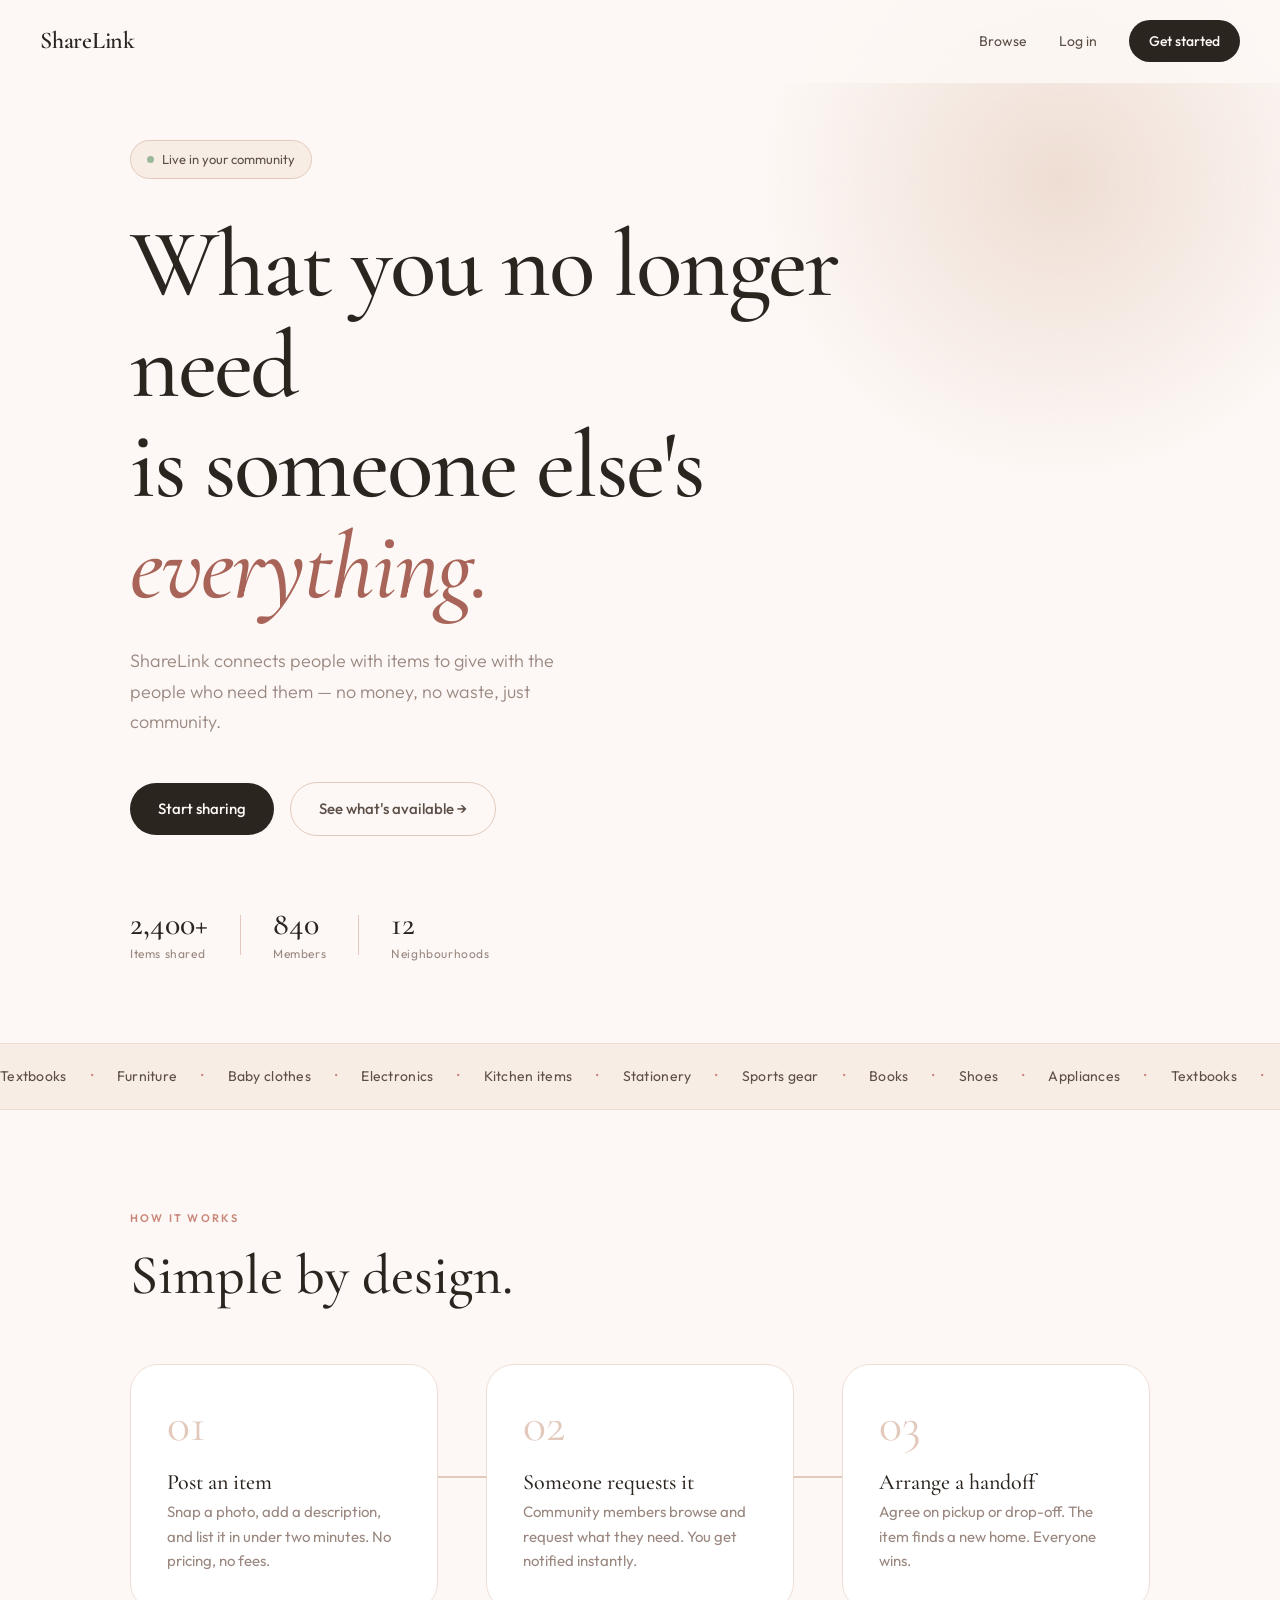
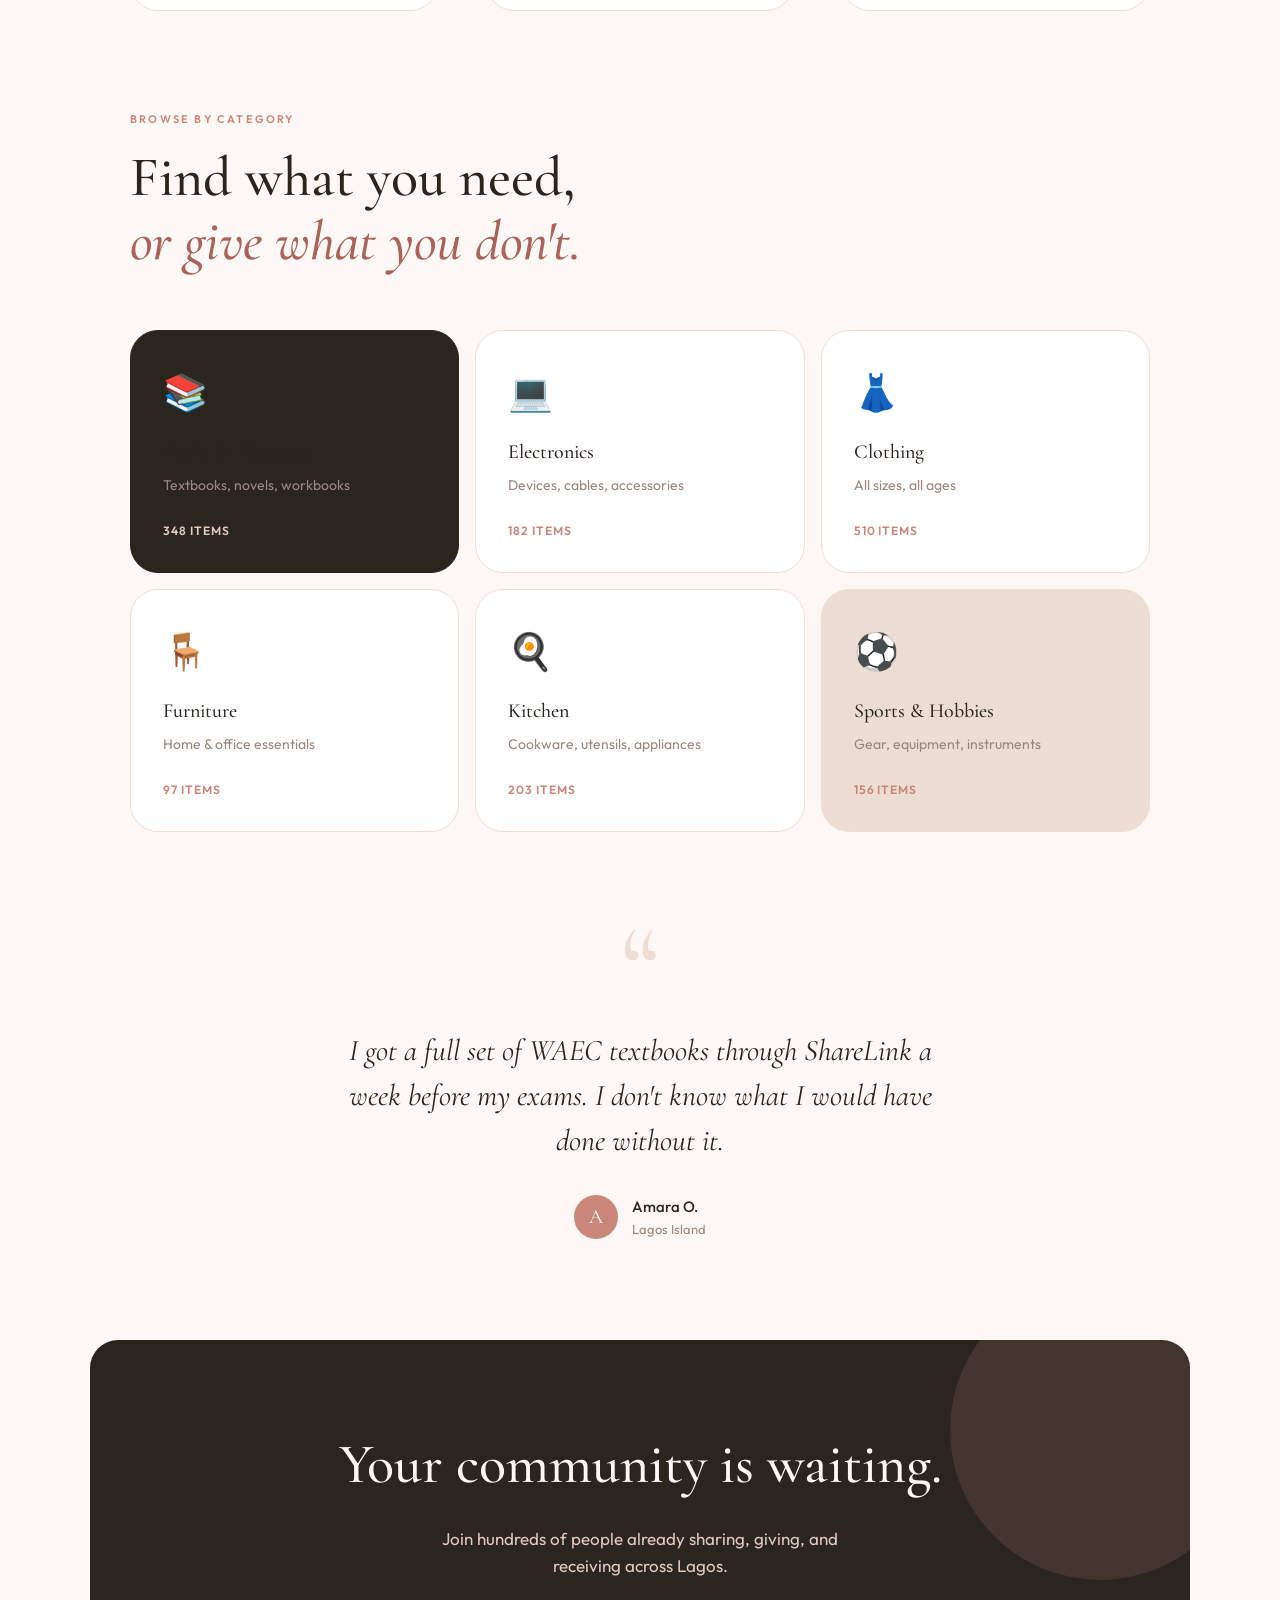
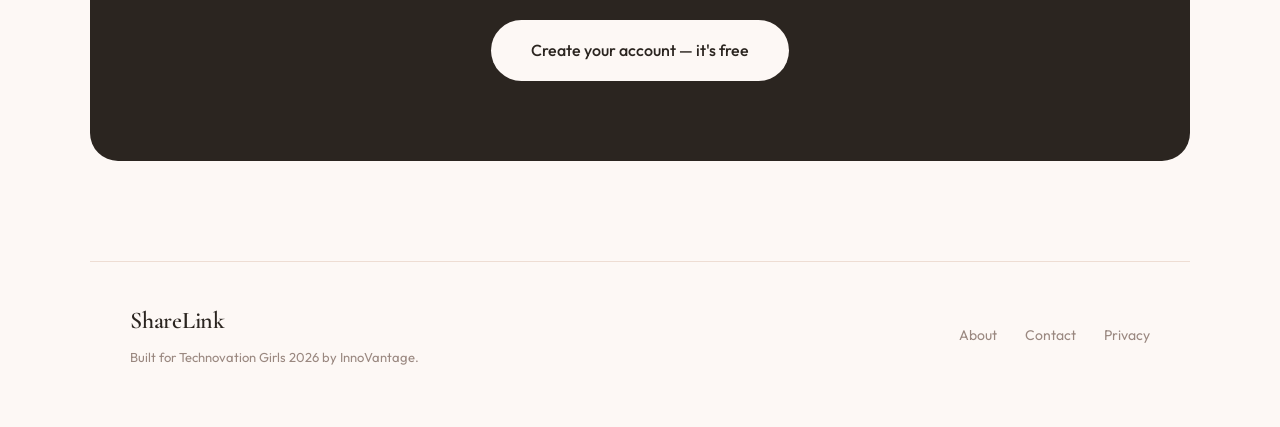
<file: index.html>
<!DOCTYPE html>
<html lang="en">
<head>
  <meta charset="UTF-8" />
  <link rel="manifest" href="manifest.json" />
  <meta name="theme-color" content="#2b2520" />
  <meta name="mobile-web-app-capable" content="yes" />
  <meta name="apple-mobile-web-app-capable" content="yes" />
  <meta name="apple-mobile-web-app-status-bar-style" content="black-translucent" />
  <meta name="apple-mobile-web-app-title" content="ShareLink" />
  <meta name="viewport" content="width=device-width, initial-scale=1.0" />
  <title>ShareLink — Give More. Waste Less.</title>
  <link rel="preconnect" href="https://fonts.googleapis.com" />
  <link rel="preconnect" href="https://fonts.gstatic.com" crossorigin />
  <link href="https://fonts.googleapis.com/css2?family=Cormorant+Garamond:ital,wght@0,400;0,500;0,600;1,400;1,500&family=Outfit:wght@300;400;500;600&display=swap" rel="stylesheet" />
  <link rel="stylesheet" href="css/style.css" />
</head>
<body>

  <!-- NAV -->
  <nav class="nav">
    <a href="index.html" class="nav__logo">ShareLink</a>
    <div class="nav__links">
      <a href="home.html" class="nav__link">Browse</a>
      <a href="login.html" class="nav__link">Log in</a>
      <a href="signup.html" class="nav__link nav__link--cta">Get started</a>
    </div>
  </nav>

  <!-- HERO -->
  <section class="hero">
    <div class="hero__tag">
      <span class="hero__tag-dot"></span>
      Live in your community
    </div>

    <h1 class="hero__headline">
      What you no longer need<br />
      is someone else's<br />
      <em>everything.</em>
    </h1>

    <p class="hero__sub">
      ShareLink connects people with items to give with the people who need them — no money, no waste, just community.
    </p>

    <div class="hero__actions">
      <a href="signup.html" class="btn btn--primary">Start sharing</a>
      <a href="home.html" class="btn btn--ghost">See what's available &rarr;</a>
    </div>

    <div class="hero__stats">
      <div class="hero__stat">
        <span class="hero__stat-num">2,400+</span>
        <span class="hero__stat-label">Items shared</span>
      </div>
      <div class="hero__stat-divider"></div>
      <div class="hero__stat">
        <span class="hero__stat-num">840</span>
        <span class="hero__stat-label">Members</span>
      </div>
      <div class="hero__stat-divider"></div>
      <div class="hero__stat">
        <span class="hero__stat-num">12</span>
        <span class="hero__stat-label">Neighbourhoods</span>
      </div>
    </div>
  </section>

  <!-- MARQUEE STRIP -->
  <div class="marquee-wrap">
    <div class="marquee-track">
      <span>Textbooks</span><span class="dot">·</span>
      <span>Furniture</span><span class="dot">·</span>
      <span>Baby clothes</span><span class="dot">·</span>
      <span>Electronics</span><span class="dot">·</span>
      <span>Kitchen items</span><span class="dot">·</span>
      <span>Stationery</span><span class="dot">·</span>
      <span>Sports gear</span><span class="dot">·</span>
      <span>Books</span><span class="dot">·</span>
      <span>Shoes</span><span class="dot">·</span>
      <span>Appliances</span><span class="dot">·</span>
      <!-- duplicate for seamless loop -->
      <span>Textbooks</span><span class="dot">·</span>
      <span>Furniture</span><span class="dot">·</span>
      <span>Baby clothes</span><span class="dot">·</span>
      <span>Electronics</span><span class="dot">·</span>
      <span>Kitchen items</span><span class="dot">·</span>
      <span>Stationery</span><span class="dot">·</span>
      <span>Sports gear</span><span class="dot">·</span>
      <span>Books</span><span class="dot">·</span>
      <span>Shoes</span><span class="dot">·</span>
      <span>Appliances</span><span class="dot">·</span>
    </div>
  </div>

  <!-- HOW IT WORKS -->
  <section class="how">
    <div class="section-label">How it works</div>
    <h2 class="section-title">Simple by design.</h2>

    <div class="steps">
      <div class="step">
        <div class="step__number">01</div>
        <div class="step__content">
          <h3>Post an item</h3>
          <p>Snap a photo, add a description, and list it in under two minutes. No pricing, no fees.</p>
        </div>
      </div>
      <div class="step__connector"></div>
      <div class="step">
        <div class="step__number">02</div>
        <div class="step__content">
          <h3>Someone requests it</h3>
          <p>Community members browse and request what they need. You get notified instantly.</p>
        </div>
      </div>
      <div class="step__connector"></div>
      <div class="step">
        <div class="step__number">03</div>
        <div class="step__content">
          <h3>Arrange a handoff</h3>
          <p>Agree on pickup or drop-off. The item finds a new home. Everyone wins.</p>
        </div>
      </div>
    </div>
  </section>

  <!-- CATEGORIES -->
  <section class="categories">
    <div class="section-label">Browse by category</div>
    <h2 class="section-title">Find what you need,<br /><em>or give what you don't.</em></h2>

    <div class="cat-grid">
      <a href="home.html?cat=books" class="cat-card cat-card--wide">
        <div class="cat-card__icon">📚</div>
        <h3>Books &amp; Education</h3>
        <p>Textbooks, novels, workbooks</p>
        <span class="cat-card__count">348 items</span>
      </a>
      <a href="home.html?cat=electronics" class="cat-card">
        <div class="cat-card__icon">💻</div>
        <h3>Electronics</h3>
        <p>Devices, cables, accessories</p>
        <span class="cat-card__count">182 items</span>
      </a>
      <a href="home.html?cat=clothing" class="cat-card">
        <div class="cat-card__icon">👗</div>
        <h3>Clothing</h3>
        <p>All sizes, all ages</p>
        <span class="cat-card__count">510 items</span>
      </a>
      <a href="home.html?cat=furniture" class="cat-card">
        <div class="cat-card__icon">🪑</div>
        <h3>Furniture</h3>
        <p>Home &amp; office essentials</p>
        <span class="cat-card__count">97 items</span>
      </a>
      <a href="home.html?cat=kitchen" class="cat-card">
        <div class="cat-card__icon">🍳</div>
        <h3>Kitchen</h3>
        <p>Cookware, utensils, appliances</p>
        <span class="cat-card__count">203 items</span>
      </a>
      <a href="home.html?cat=sports" class="cat-card cat-card--accent">
        <div class="cat-card__icon">⚽</div>
        <h3>Sports &amp; Hobbies</h3>
        <p>Gear, equipment, instruments</p>
        <span class="cat-card__count">156 items</span>
      </a>
    </div>
  </section>

  <!-- TESTIMONIAL / IMPACT -->
  <section class="impact">
    <div class="impact__quote-mark">&ldquo;</div>
    <blockquote class="impact__quote">
      I got a full set of WAEC textbooks through ShareLink a week before my exams. I don't know what I would have done without it.
    </blockquote>
    <div class="impact__author">
      <div class="impact__author-avatar">A</div>
      <div>
        <div class="impact__author-name">Amara O.</div>
        <div class="impact__author-loc">Lagos Island</div>
      </div>
    </div>
  </section>

  <!-- FINAL CTA -->
  <section class="cta-section">
    <div class="cta-section__inner">
      <h2>Your community is waiting.</h2>
      <p>Join hundreds of people already sharing, giving, and receiving across Lagos.</p>
      <a href="signup.html" class="btn btn--primary btn--large">Create your account — it's free</a>
    </div>
  </section>

  <!-- FOOTER -->
  <footer class="footer">
    <div class="footer__brand">
      <span class="nav__logo">ShareLink</span>
      <p>Built for Technovation Girls 2026 by InnoVantage.</p>
    </div>
    <div class="footer__links">
      <a href="#">About</a>
      <a href="#">Contact</a>
      <a href="#">Privacy</a>
    </div>
  </footer>

  <!-- PWA Install Banner -->
  <div id="install-banner" style="display:none;position:fixed;bottom:24px;left:50%;transform:translateX(-50%);z-index:999;background:var(--char);color:var(--nude-50);padding:16px 20px;border-radius:var(--radius-md);box-shadow:var(--shadow-lg);align-items:center;gap:16px;max-width:380px;width:calc(100vw - 48px);font-family:var(--font-body);font-size:14px;">
    <span style="font-size:24px;">📲</span>
    <span style="flex:1;line-height:1.4;">Add ShareLink to your home screen for the full app experience.</span>
    <button id="install-btn" style="background:var(--rose);color:white;border:none;padding:8px 16px;border-radius:100px;font-family:var(--font-body);font-size:13px;font-weight:500;cursor:pointer;white-space:nowrap;">Install</button>
    <button id="install-dismiss" style="background:transparent;border:none;color:var(--nude-300);font-size:18px;cursor:pointer;padding:0 4px;">✕</button>
  </div>

  <script src="js/app.js"></script>
</body>
</html>
</file>
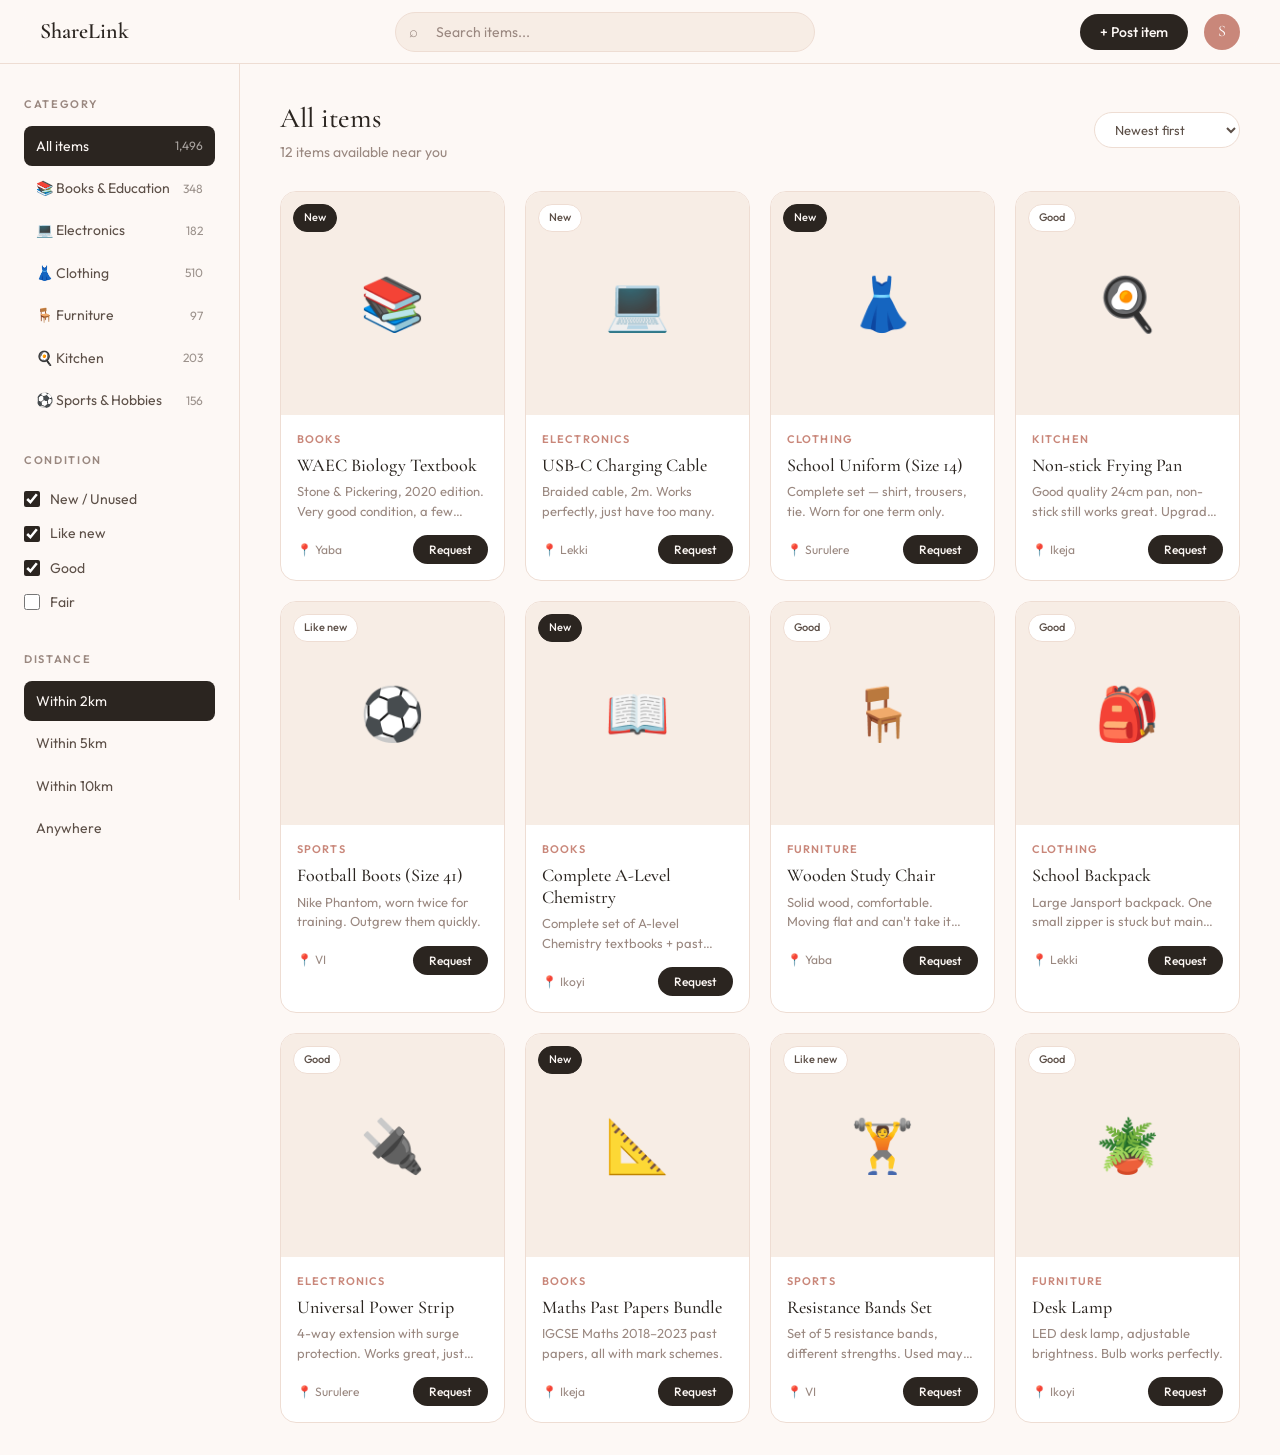
<file: home.html>
<!DOCTYPE html>
<html lang="en">
<head>
  <meta charset="UTF-8" />
  <link rel="manifest" href="manifest.json" />
  <meta name="theme-color" content="#2b2520" />
  <meta name="mobile-web-app-capable" content="yes" />
  <meta name="apple-mobile-web-app-capable" content="yes" />
  <meta name="apple-mobile-web-app-status-bar-style" content="black-translucent" />
  <meta name="apple-mobile-web-app-title" content="ShareLink" />
  <meta name="viewport" content="width=device-width, initial-scale=1.0" />
  <title>Browse — ShareLink</title>
  <link rel="preconnect" href="https://fonts.googleapis.com" />
  <link rel="preconnect" href="https://fonts.gstatic.com" crossorigin />
  <link href="https://fonts.googleapis.com/css2?family=Cormorant+Garamond:ital,wght@0,400;0,500;0,600;1,400;1,500&family=Outfit:wght@300;400;500;600&display=swap" rel="stylesheet" />
  <link rel="stylesheet" href="css/style.css" />
  <style>
    body {
      min-height: 100vh;
      background: var(--nude-50);
    }

    /* ---- APP NAV (logged in) ---- */
    .app-nav {
      position: fixed;
      top: 0; left: 0; right: 0;
      z-index: 100;
      display: flex;
      align-items: center;
      justify-content: space-between;
      padding: 0 40px;
      height: 64px;
      background: rgba(253,248,245,0.9);
      backdrop-filter: blur(12px);
      border-bottom: 1px solid var(--nude-200);
    }

    .app-nav__logo {
      font-family: var(--font-display);
      font-size: 22px;
      font-weight: 600;
      color: var(--char);
    }

    .app-nav__search {
      flex: 1;
      max-width: 420px;
      margin: 0 32px;
      position: relative;
    }

    .app-nav__search input {
      width: 100%;
      padding: 10px 16px 10px 40px;
      border: 1.5px solid var(--nude-200);
      border-radius: 100px;
      background: var(--nude-100);
      font-family: var(--font-body);
      font-size: 14px;
      color: var(--char);
      outline: none;
      transition: border-color var(--transition);
    }

    .app-nav__search input:focus {
      border-color: var(--char);
      background: white;
    }

    .app-nav__search input::placeholder { color: var(--char-soft); }

    .app-nav__search-icon {
      position: absolute;
      left: 14px;
      top: 50%;
      transform: translateY(-50%);
      color: var(--char-soft);
      pointer-events: none;
      font-size: 15px;
    }

    .app-nav__right {
      display: flex;
      align-items: center;
      gap: 16px;
    }

    .app-nav__post-btn {
      background: var(--char);
      color: var(--nude-50);
      padding: 9px 20px;
      border-radius: 100px;
      font-size: 14px;
      font-weight: 500;
      font-family: var(--font-body);
      cursor: pointer;
      border: none;
      transition: all var(--transition);
    }

    .app-nav__post-btn:hover {
      background: var(--rose-dark);
    }

    .app-nav__avatar {
      width: 36px;
      height: 36px;
      border-radius: 50%;
      background: var(--rose);
      color: white;
      font-family: var(--font-display);
      font-size: 16px;
      display: flex;
      align-items: center;
      justify-content: center;
      cursor: pointer;
      transition: opacity var(--transition);
    }

    .app-nav__avatar:hover { opacity: 0.8; }

    /* ---- MAIN LAYOUT ---- */
    .page-body {
      display: grid;
      grid-template-columns: 240px 1fr;
      gap: 0;
      padding-top: 64px;
      min-height: 100vh;
    }

    /* ---- SIDEBAR FILTERS ---- */
    .sidebar {
      padding: 32px 24px;
      border-right: 1px solid var(--nude-200);
      position: sticky;
      top: 64px;
      height: calc(100vh - 64px);
      overflow-y: auto;
    }

    .sidebar__section {
      margin-bottom: 32px;
    }

    .sidebar__label {
      font-size: 11px;
      font-weight: 600;
      letter-spacing: 0.15em;
      text-transform: uppercase;
      color: var(--char-soft);
      margin-bottom: 12px;
    }

    .filter-list {
      list-style: none;
      display: flex;
      flex-direction: column;
      gap: 2px;
    }

    .filter-item {
      display: flex;
      align-items: center;
      justify-content: space-between;
      padding: 9px 12px;
      border-radius: var(--radius-sm);
      cursor: pointer;
      transition: all var(--transition);
      font-size: 14px;
      color: var(--char-mid);
    }

    .filter-item:hover {
      background: var(--nude-100);
      color: var(--char);
    }

    .filter-item.active {
      background: var(--char);
      color: var(--nude-50);
    }

    .filter-item__count {
      font-size: 12px;
      opacity: 0.6;
    }

    .filter-item.active .filter-item__count {
      opacity: 0.6;
    }

    /* Condition checkboxes */
    .condition-check {
      display: flex;
      align-items: center;
      gap: 10px;
      padding: 6px 0;
      cursor: pointer;
      font-size: 14px;
      color: var(--char-mid);
    }

    .condition-check input[type="checkbox"] {
      width: 16px;
      height: 16px;
      accent-color: var(--char);
      cursor: pointer;
    }

    /* ---- FEED MAIN ---- */
    .feed-main {
      padding: 32px 40px;
    }

    .feed-header {
      display: flex;
      align-items: center;
      justify-content: space-between;
      margin-bottom: 28px;
    }

    .feed-header h1 {
      font-family: var(--font-display);
      font-size: 28px;
      font-weight: 500;
      color: var(--char);
    }

    .feed-header__meta {
      font-size: 14px;
      color: var(--char-soft);
    }

    .feed-sort {
      padding: 8px 16px;
      border: 1.5px solid var(--nude-200);
      border-radius: 100px;
      font-family: var(--font-body);
      font-size: 13px;
      color: var(--char-mid);
      background: white;
      cursor: pointer;
      outline: none;
    }

    /* ---- ITEM GRID ---- */
    .item-grid {
      display: grid;
      grid-template-columns: repeat(auto-fill, minmax(220px, 1fr));
      gap: 20px;
    }

    .item-card {
      background: white;
      border: 1px solid var(--nude-200);
      border-radius: var(--radius-md);
      overflow: hidden;
      transition: all var(--transition);
      cursor: pointer;
      position: relative;
    }

    .item-card:hover {
      border-color: var(--nude-300);
      box-shadow: var(--shadow);
      transform: translateY(-3px);
    }

    .item-card__image {
      width: 100%;
      aspect-ratio: 1 / 1;
      background: var(--nude-100);
      display: flex;
      align-items: center;
      justify-content: center;
      font-size: 52px;
      position: relative;
      overflow: hidden;
    }

    .item-card__badge {
      position: absolute;
      top: 12px;
      left: 12px;
      background: white;
      border: 1px solid var(--nude-200);
      padding: 4px 10px;
      border-radius: 100px;
      font-size: 11px;
      font-weight: 500;
      color: var(--char-mid);
    }

    .item-card__badge.new {
      background: var(--char);
      color: var(--nude-50);
      border-color: var(--char);
    }

    .item-card__save {
      position: absolute;
      top: 12px;
      right: 12px;
      width: 32px;
      height: 32px;
      border-radius: 50%;
      background: white;
      border: 1px solid var(--nude-200);
      display: flex;
      align-items: center;
      justify-content: center;
      cursor: pointer;
      font-size: 15px;
      transition: all var(--transition);
      opacity: 0;
    }

    .item-card:hover .item-card__save {
      opacity: 1;
    }

    .item-card__save.saved {
      opacity: 1;
      background: var(--rose);
      border-color: var(--rose);
    }

    .item-card__body {
      padding: 16px;
    }

    .item-card__cat {
      font-size: 11px;
      font-weight: 600;
      letter-spacing: 0.1em;
      text-transform: uppercase;
      color: var(--rose);
      margin-bottom: 6px;
    }

    .item-card__name {
      font-family: var(--font-display);
      font-size: 18px;
      font-weight: 500;
      color: var(--char);
      margin-bottom: 6px;
      line-height: 1.2;
    }

    .item-card__desc {
      font-size: 13px;
      color: var(--char-soft);
      line-height: 1.5;
      margin-bottom: 14px;
      display: -webkit-box;
      -webkit-line-clamp: 2;
      -webkit-box-orient: vertical;
      overflow: hidden;
    }

    .item-card__footer {
      display: flex;
      align-items: center;
      justify-content: space-between;
    }

    .item-card__location {
      display: flex;
      align-items: center;
      gap: 5px;
      font-size: 12px;
      color: var(--char-soft);
    }

    .item-card__request-btn {
      padding: 7px 16px;
      background: var(--char);
      color: var(--nude-50);
      border-radius: 100px;
      font-size: 12px;
      font-weight: 500;
      font-family: var(--font-body);
      border: none;
      cursor: pointer;
      transition: all var(--transition);
    }

    .item-card__request-btn:hover {
      background: var(--rose-dark);
    }

    @media (max-width: 900px) {
      .page-body { grid-template-columns: 1fr; }
      .sidebar { display: none; }
      .feed-main { padding: 20px; }
      .app-nav { padding: 0 20px; }
      .app-nav__search { display: none; }
    }
  </style>
</head>
<body>

  <!-- APP NAV -->
  <nav class="app-nav">
    <a href="index.html" class="app-nav__logo">ShareLink</a>

    <div class="app-nav__search">
      <span class="app-nav__search-icon">⌕</span>
      <input type="text" placeholder="Search items..." id="search-input" />
    </div>

    <div class="app-nav__right">
      <button class="app-nav__post-btn" onclick="window.location.href='post-item.html'">
        + Post item
      </button>
      <a href="profile.html" class="app-nav__avatar">S</a>
    </div>
  </nav>

  <!-- PAGE BODY -->
  <div class="page-body">

    <!-- SIDEBAR -->
    <aside class="sidebar">
      <div class="sidebar__section">
        <div class="sidebar__label">Category</div>
        <ul class="filter-list" id="category-filters">
          <li class="filter-item active" data-cat="all">All items <span class="filter-item__count">1,496</span></li>
          <li class="filter-item" data-cat="books">📚 Books &amp; Education <span class="filter-item__count">348</span></li>
          <li class="filter-item" data-cat="electronics">💻 Electronics <span class="filter-item__count">182</span></li>
          <li class="filter-item" data-cat="clothing">👗 Clothing <span class="filter-item__count">510</span></li>
          <li class="filter-item" data-cat="furniture">🪑 Furniture <span class="filter-item__count">97</span></li>
          <li class="filter-item" data-cat="kitchen">🍳 Kitchen <span class="filter-item__count">203</span></li>
          <li class="filter-item" data-cat="sports">⚽ Sports &amp; Hobbies <span class="filter-item__count">156</span></li>
        </ul>
      </div>

      <div class="sidebar__section">
        <div class="sidebar__label">Condition</div>
        <label class="condition-check">
          <input type="checkbox" checked /> New / Unused
        </label>
        <label class="condition-check">
          <input type="checkbox" checked /> Like new
        </label>
        <label class="condition-check">
          <input type="checkbox" checked /> Good
        </label>
        <label class="condition-check">
          <input type="checkbox" /> Fair
        </label>
      </div>

      <div class="sidebar__section">
        <div class="sidebar__label">Distance</div>
        <ul class="filter-list">
          <li class="filter-item active">Within 2km</li>
          <li class="filter-item">Within 5km</li>
          <li class="filter-item">Within 10km</li>
          <li class="filter-item">Anywhere</li>
        </ul>
      </div>
    </aside>

    <!-- FEED MAIN -->
    <main class="feed-main">
      <div class="feed-header">
        <div>
          <h1>All items</h1>
          <p class="feed-header__meta" id="result-count">1,496 items available near you</p>
        </div>
        <select class="feed-sort" id="sort-select">
          <option>Newest first</option>
          <option>Closest first</option>
          <option>Most requested</option>
        </select>
      </div>

      <div class="item-grid" id="item-grid">
        <!-- Cards injected by JS -->
      </div>
    </main>
  </div>

  <script>
    // --- Sample items data ---
    const items = [
      {
        id: 1, emoji: '📚', cat: 'books',
        name: 'WAEC Biology Textbook',
        desc: 'Stone & Pickering, 2020 edition. Very good condition, a few pencil notes inside.',
        condition: 'Like new', location: 'Yaba', isNew: true,
      },
      {
        id: 2, emoji: '💻', cat: 'electronics',
        name: 'USB-C Charging Cable',
        desc: 'Braided cable, 2m. Works perfectly, just have too many.',
        condition: 'New', location: 'Lekki', isNew: false,
      },
      {
        id: 3, emoji: '👗', cat: 'clothing',
        name: 'School Uniform (Size 14)',
        desc: 'Complete set — shirt, trousers, tie. Worn for one term only.',
        condition: 'Like new', location: 'Surulere', isNew: true,
      },
      {
        id: 4, emoji: '🍳', cat: 'kitchen',
        name: 'Non-stick Frying Pan',
        desc: 'Good quality 24cm pan, non-stick still works great. Upgraded to a new set.',
        condition: 'Good', location: 'Ikeja', isNew: false,
      },
      {
        id: 5, emoji: '⚽', cat: 'sports',
        name: 'Football Boots (Size 41)',
        desc: 'Nike Phantom, worn twice for training. Outgrew them quickly.',
        condition: 'Like new', location: 'VI', isNew: false,
      },
      {
        id: 6, emoji: '📖', cat: 'books',
        name: 'Complete A-Level Chemistry',
        desc: 'Complete set of A-level Chemistry textbooks + past papers.',
        condition: 'Good', location: 'Ikoyi', isNew: true,
      },
      {
        id: 7, emoji: '🪑', cat: 'furniture',
        name: 'Wooden Study Chair',
        desc: 'Solid wood, comfortable. Moving flat and can\'t take it with me.',
        condition: 'Good', location: 'Yaba', isNew: false,
      },
      {
        id: 8, emoji: '🎒', cat: 'clothing',
        name: 'School Backpack',
        desc: 'Large Jansport backpack. One small zipper is stuck but main compartment perfect.',
        condition: 'Good', location: 'Lekki', isNew: false,
      },
      {
        id: 9, emoji: '🔌', cat: 'electronics',
        name: 'Universal Power Strip',
        desc: '4-way extension with surge protection. Works great, just bought a new one.',
        condition: 'Good', location: 'Surulere', isNew: false,
      },
      {
        id: 10, emoji: '📐', cat: 'books',
        name: 'Maths Past Papers Bundle',
        desc: 'IGCSE Maths 2018–2023 past papers, all with mark schemes.',
        condition: 'New', location: 'Ikeja', isNew: true,
      },
      {
        id: 11, emoji: '🏋️', cat: 'sports',
        name: 'Resistance Bands Set',
        desc: 'Set of 5 resistance bands, different strengths. Used maybe 3 times.',
        condition: 'Like new', location: 'VI', isNew: false,
      },
      {
        id: 12, emoji: '🪴', cat: 'furniture',
        name: 'Desk Lamp',
        desc: 'LED desk lamp, adjustable brightness. Bulb works perfectly.',
        condition: 'Good', location: 'Ikoyi', isNew: false,
      },
    ];

    let activeCategory = 'all';
    let savedItems = new Set();

    function renderCards(data) {
      const grid = document.getElementById('item-grid');
      grid.innerHTML = '';

      if (data.length === 0) {
        grid.innerHTML = `<div style="grid-column:1/-1; text-align:center; padding:60px; color:var(--char-soft);">
          <div style="font-size:40px; margin-bottom:12px;">🔍</div>
          <p>No items found. Try a different filter.</p>
        </div>`;
        return;
      }

      data.forEach((item, i) => {
        const isSaved = savedItems.has(item.id);
        const card = document.createElement('div');
        card.className = 'item-card';
        card.style.animationDelay = `${i * 40}ms`;
        card.innerHTML = `
          <div class="item-card__image">
            ${item.emoji}
            ${item.isNew ? '<span class="item-card__badge new">New</span>' : `<span class="item-card__badge">${item.condition}</span>`}
            <button class="item-card__save ${isSaved ? 'saved' : ''}" data-id="${item.id}" title="Save item">
              ${isSaved ? '♥' : '♡'}
            </button>
          </div>
          <div class="item-card__body">
            <div class="item-card__cat">${item.cat}</div>
            <div class="item-card__name">${item.name}</div>
            <div class="item-card__desc">${item.desc}</div>
            <div class="item-card__footer">
              <span class="item-card__location">📍 ${item.location}</span>
              <button class="item-card__request-btn">Request</button>
            </div>
          </div>
        `;

        // Save toggle
        card.querySelector('.item-card__save').addEventListener('click', (e) => {
          e.stopPropagation();
          const btn = e.currentTarget;
          if (savedItems.has(item.id)) {
            savedItems.delete(item.id);
            btn.innerHTML = '♡';
            btn.classList.remove('saved');
          } else {
            savedItems.add(item.id);
            btn.innerHTML = '♥';
            btn.classList.add('saved');
          }
        });

        // Click card → item detail
        card.addEventListener('click', (e) => {
          if (e.target.closest('.item-card__save') || e.target.closest('.item-card__request-btn')) return;
          window.location.href = `item-detail.html?id=${item.id}`;
        });

        // Request button
        card.querySelector('.item-card__request-btn').addEventListener('click', (e) => {
          e.stopPropagation();
          const btn = e.currentTarget;
          btn.textContent = 'Requested ✓';
          btn.style.background = 'var(--sage)';
          btn.disabled = true;
        });

        grid.appendChild(card);
      });
    }

    function filterAndRender() {
      const query = document.getElementById('search-input').value.toLowerCase();
      let filtered = items.filter(item => {
        const matchesCat = activeCategory === 'all' || item.cat === activeCategory;
        const matchesSearch = !query ||
          item.name.toLowerCase().includes(query) ||
          item.desc.toLowerCase().includes(query) ||
          item.location.toLowerCase().includes(query);
        return matchesCat && matchesSearch;
      });

      document.getElementById('result-count').textContent =
        `${filtered.length} item${filtered.length !== 1 ? 's' : ''} available near you`;
      renderCards(filtered);
    }

    // Category filters
    document.querySelectorAll('.filter-item[data-cat]').forEach(el => {
      el.addEventListener('click', () => {
        document.querySelectorAll('.filter-item[data-cat]').forEach(f => f.classList.remove('active'));
        el.classList.add('active');
        activeCategory = el.dataset.cat;
        filterAndRender();
      });
    });

    // Search
    document.getElementById('search-input').addEventListener('input', filterAndRender);

    // Initial render
    filterAndRender();
  </script>
</body>
</html>
</file>
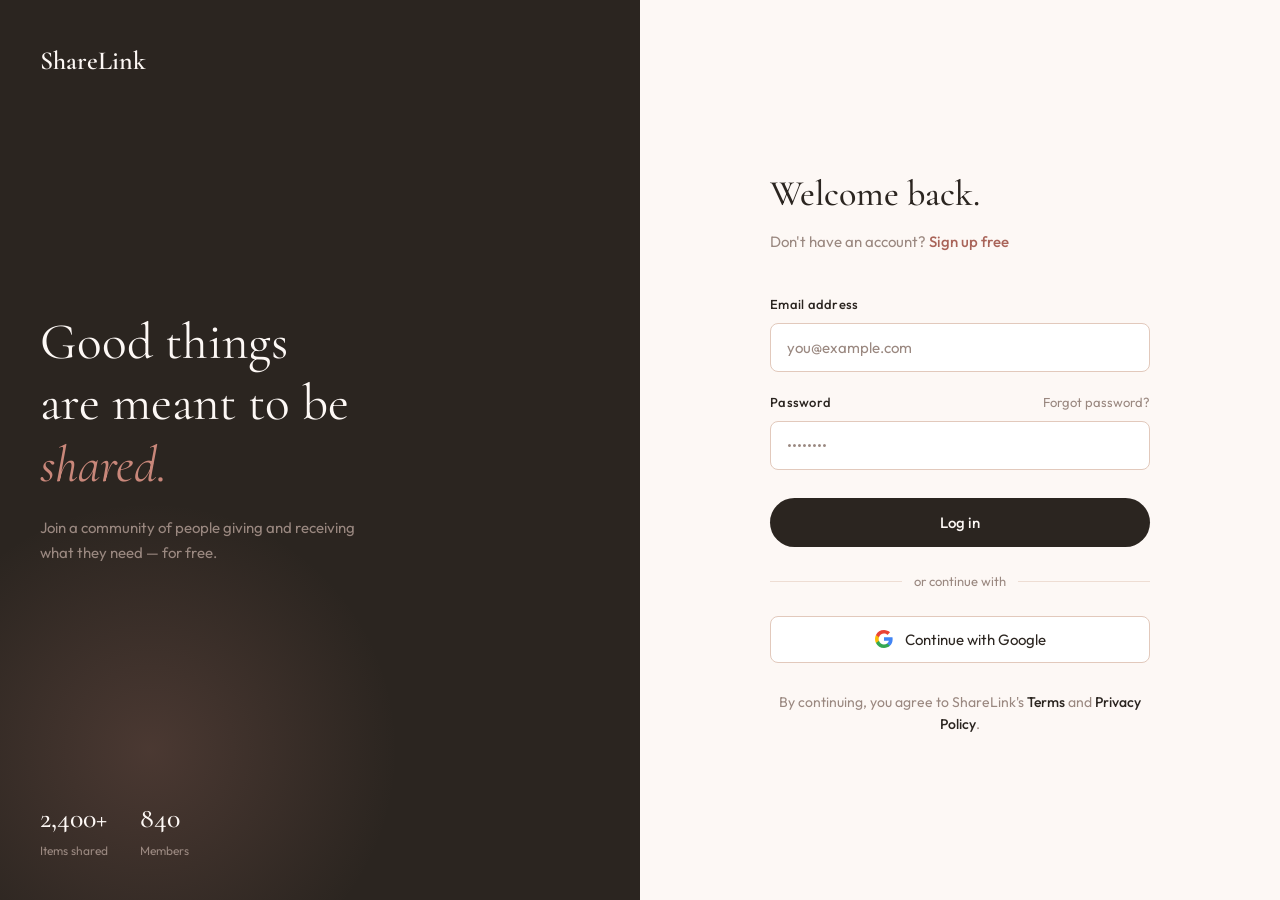
<file: login.html>
<!DOCTYPE html>
<html lang="en">
<head>
  <meta charset="UTF-8" />
  <link rel="manifest" href="manifest.json" />
  <meta name="theme-color" content="#2b2520" />
  <meta name="mobile-web-app-capable" content="yes" />
  <meta name="apple-mobile-web-app-capable" content="yes" />
  <meta name="apple-mobile-web-app-status-bar-style" content="black-translucent" />
  <meta name="apple-mobile-web-app-title" content="ShareLink" />
  <meta name="viewport" content="width=device-width, initial-scale=1.0" />
  <title>Log in — ShareLink</title>
  <link rel="preconnect" href="https://fonts.googleapis.com" />
  <link rel="preconnect" href="https://fonts.gstatic.com" crossorigin />
  <link href="https://fonts.googleapis.com/css2?family=Cormorant+Garamond:ital,wght@0,400;0,500;0,600;1,400;1,500&family=Outfit:wght@300;400;500;600&display=swap" rel="stylesheet" />
  <link rel="stylesheet" href="css/style.css" />
  <style>
    body {
      min-height: 100vh;
      display: grid;
      grid-template-columns: 1fr 1fr;
    }

    /* Left panel — decorative */
    .auth-panel {
      background: var(--char);
      display: flex;
      flex-direction: column;
      justify-content: space-between;
      padding: 40px;
      position: relative;
      overflow: hidden;
    }

    .auth-panel::before {
      content: '';
      position: absolute;
      bottom: -100px;
      left: -100px;
      width: 500px;
      height: 500px;
      border-radius: 50%;
      background: radial-gradient(circle, rgba(201,135,122,0.2) 0%, transparent 70%);
    }

    .auth-panel__logo {
      font-family: var(--font-display);
      font-size: 26px;
      color: var(--nude-50);
      font-weight: 600;
      text-decoration: none;
    }

    .auth-panel__body {
      z-index: 1;
    }

    .auth-panel__headline {
      font-family: var(--font-display);
      font-size: clamp(36px, 4vw, 52px);
      font-weight: 400;
      color: var(--nude-50);
      line-height: 1.2;
      margin-bottom: 20px;
    }

    .auth-panel__headline em {
      font-style: italic;
      color: var(--rose);
    }

    .auth-panel__sub {
      font-size: 15px;
      color: var(--char-soft);
      line-height: 1.65;
      max-width: 320px;
    }

    .auth-panel__stat {
      display: flex;
      gap: 32px;
      z-index: 1;
    }

    .auth-panel__stat-item {
      display: flex;
      flex-direction: column;
    }

    .auth-panel__stat-num {
      font-family: var(--font-display);
      font-size: 28px;
      font-weight: 500;
      color: var(--nude-50);
    }

    .auth-panel__stat-label {
      font-size: 12px;
      color: var(--char-soft);
    }

    /* Right panel — form */
    .auth-form-wrap {
      display: flex;
      flex-direction: column;
      justify-content: center;
      align-items: center;
      padding: 60px 40px;
      background: var(--nude-50);
    }

    .auth-form {
      width: 100%;
      max-width: 380px;
    }

    .auth-form__title {
      font-family: var(--font-display);
      font-size: 36px;
      font-weight: 500;
      color: var(--char);
      margin-bottom: 8px;
    }

    .auth-form__sub {
      font-size: 15px;
      color: var(--char-soft);
      margin-bottom: 40px;
    }

    .auth-form__sub a {
      color: var(--rose-dark);
      font-weight: 500;
    }

    /* Form fields */
    .field {
      display: flex;
      flex-direction: column;
      gap: 8px;
      margin-bottom: 20px;
    }

    .field label {
      font-size: 13px;
      font-weight: 500;
      color: var(--char);
      letter-spacing: 0.02em;
    }

    .field input {
      width: 100%;
      padding: 14px 16px;
      border: 1.5px solid var(--nude-300);
      border-radius: var(--radius-sm);
      background: white;
      font-family: var(--font-body);
      font-size: 15px;
      color: var(--char);
      outline: none;
      transition: border-color var(--transition), box-shadow var(--transition);
    }

    .field input:focus {
      border-color: var(--char);
      box-shadow: 0 0 0 3px rgba(43, 37, 32, 0.06);
    }

    .field input::placeholder {
      color: var(--char-soft);
    }

    .field__forgot {
      display: flex;
      justify-content: space-between;
      align-items: center;
    }

    .field__forgot a {
      font-size: 13px;
      color: var(--char-soft);
      transition: color var(--transition);
    }

    .field__forgot a:hover { color: var(--rose-dark); }

    .auth-submit {
      width: 100%;
      margin-top: 8px;
      margin-bottom: 24px;
      padding: 15px;
      font-size: 15px;
      justify-content: center;
    }

    .auth-divider {
      display: flex;
      align-items: center;
      gap: 12px;
      margin-bottom: 24px;
    }

    .auth-divider::before,
    .auth-divider::after {
      content: '';
      flex: 1;
      height: 1px;
      background: var(--nude-200);
    }

    .auth-divider span {
      font-size: 13px;
      color: var(--char-soft);
    }

    .auth-google {
      width: 100%;
      display: flex;
      align-items: center;
      justify-content: center;
      gap: 12px;
      padding: 13px;
      border: 1.5px solid var(--nude-300);
      border-radius: var(--radius-sm);
      background: white;
      font-family: var(--font-body);
      font-size: 15px;
      color: var(--char);
      cursor: pointer;
      transition: all var(--transition);
      font-weight: 400;
    }

    .auth-google:hover {
      border-color: var(--char-mid);
      background: var(--nude-50);
    }

    .auth-signup-prompt {
      text-align: center;
      margin-top: 28px;
      font-size: 14px;
      color: var(--char-soft);
    }

    .auth-signup-prompt a {
      color: var(--char);
      font-weight: 500;
    }

    /* Error state */
    .field input.error {
      border-color: var(--rose-dark);
    }

    .field__error-msg {
      font-size: 12px;
      color: var(--rose-dark);
      display: none;
    }

    .field input.error + .field__error-msg,
    .field input.error ~ .field__error-msg {
      display: block;
    }

    @media (max-width: 768px) {
      body { grid-template-columns: 1fr; }
      .auth-panel { display: none; }
      .auth-form-wrap { padding: 40px 24px; }
    }
  </style>
</head>
<body>

  <!-- LEFT PANEL -->
  <div class="auth-panel">
    <a href="index.html" class="auth-panel__logo">ShareLink</a>

    <div class="auth-panel__body">
      <h2 class="auth-panel__headline">
        Good things<br />are meant to be<br /><em>shared.</em>
      </h2>
      <p class="auth-panel__sub">
        Join a community of people giving and receiving what they need — for free.
      </p>
    </div>

    <div class="auth-panel__stat">
      <div class="auth-panel__stat-item">
        <span class="auth-panel__stat-num">2,400+</span>
        <span class="auth-panel__stat-label">Items shared</span>
      </div>
      <div class="auth-panel__stat-item">
        <span class="auth-panel__stat-num">840</span>
        <span class="auth-panel__stat-label">Members</span>
      </div>
    </div>
  </div>

  <!-- RIGHT PANEL — FORM -->
  <div class="auth-form-wrap">
    <div class="auth-form">
      <h1 class="auth-form__title">Welcome back.</h1>
      <p class="auth-form__sub">
        Don't have an account? <a href="signup.html">Sign up free</a>
      </p>

      <div id="login-form">
        <div class="field">
          <label for="email">Email address</label>
          <input
            type="email"
            id="email"
            placeholder="you@example.com"
            autocomplete="email"
          />
        </div>

        <div class="field">
          <div class="field__forgot">
            <label for="password">Password</label>
            <a href="#">Forgot password?</a>
          </div>
          <input
            type="password"
            id="password"
            placeholder="••••••••"
            autocomplete="current-password"
          />
          <span class="field__error-msg">Incorrect email or password.</span>
        </div>

        <button class="btn btn--primary auth-submit" id="login-btn">
          Log in
        </button>

        <div class="auth-divider"><span>or continue with</span></div>

        <button class="auth-google" type="button">
          <!-- Google icon SVG inline -->
          <svg width="18" height="18" viewBox="0 0 18 18" fill="none" xmlns="http://www.w3.org/2000/svg">
            <path d="M17.64 9.205c0-.639-.057-1.252-.164-1.841H9v3.481h4.844a4.14 4.14 0 01-1.796 2.716v2.259h2.908c1.702-1.567 2.684-3.875 2.684-6.615z" fill="#4285F4"/>
            <path d="M9 18c2.43 0 4.467-.806 5.956-2.18l-2.908-2.259c-.806.54-1.837.86-3.048.86-2.344 0-4.328-1.584-5.036-3.711H.957v2.332A8.997 8.997 0 009 18z" fill="#34A853"/>
            <path d="M3.964 10.71A5.41 5.41 0 013.682 9c0-.593.102-1.17.282-1.71V4.958H.957A8.996 8.996 0 000 9c0 1.452.348 2.827.957 4.042l3.007-2.332z" fill="#FBBC05"/>
            <path d="M9 3.58c1.321 0 2.508.454 3.44 1.345l2.582-2.58C13.463.891 11.426 0 9 0A8.997 8.997 0 00.957 4.958L3.964 7.29C4.672 5.163 6.656 3.58 9 3.58z" fill="#EA4335"/>
          </svg>
          Continue with Google
        </button>
      </div>

      <p class="auth-signup-prompt">
        By continuing, you agree to ShareLink's <a href="#">Terms</a> and <a href="#">Privacy Policy</a>.
      </p>
    </div>
  </div>

  <script>
    // Basic login interaction (frontend only — no real auth yet)
    const loginBtn = document.getElementById('login-btn');
    const emailInput = document.getElementById('email');
    const passwordInput = document.getElementById('password');

    loginBtn.addEventListener('click', () => {
      const email = emailInput.value.trim();
      const password = passwordInput.value.trim();

      // Basic validation
      let valid = true;

      if (!email || !email.includes('@')) {
        emailInput.classList.add('error');
        valid = false;
      } else {
        emailInput.classList.remove('error');
      }

      if (!password || password.length < 6) {
        passwordInput.classList.add('error');
        valid = false;
      } else {
        passwordInput.classList.remove('error');
      }

      if (valid) {
        // For now: simulate login and redirect
        loginBtn.textContent = 'Logging in...';
        loginBtn.disabled = true;
        setTimeout(() => {
          window.location.href = 'home.html';
        }, 900);
      }
    });

    // Clear error on input
    [emailInput, passwordInput].forEach(input => {
      input.addEventListener('input', () => input.classList.remove('error'));
    });

    // Enter key submits
    document.addEventListener('keydown', (e) => {
      if (e.key === 'Enter') loginBtn.click();
    });
  </script>
</body>
</html>
</file>
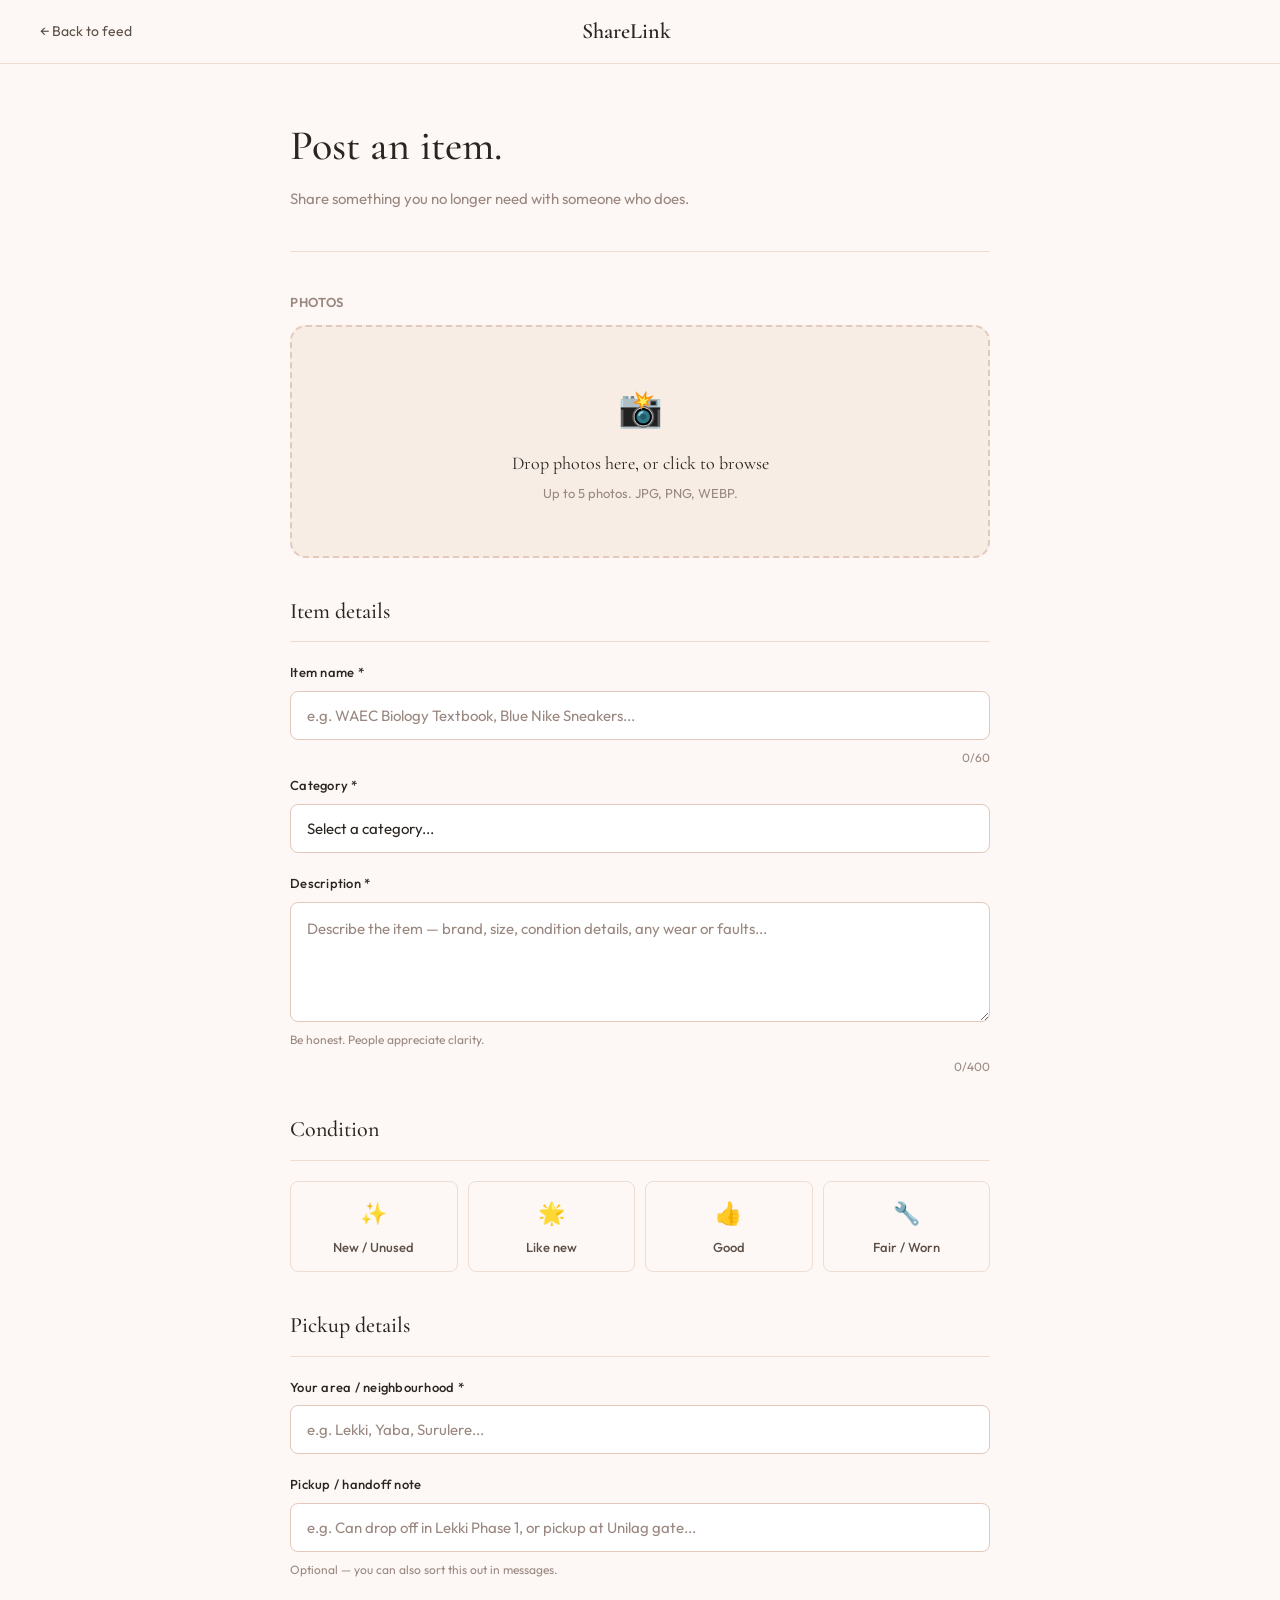
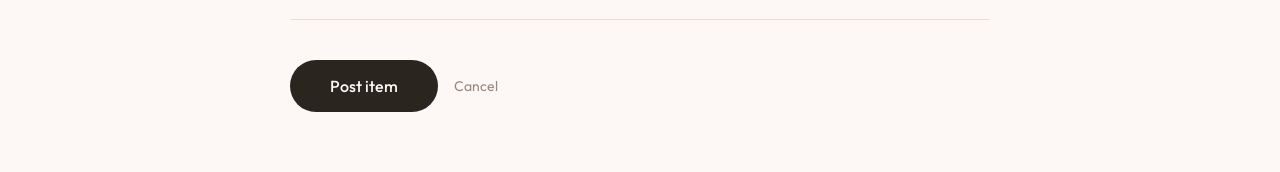
<file: post-item.html>
<!DOCTYPE html>
<html lang="en">
<head>
  <meta charset="UTF-8" />
  <link rel="manifest" href="manifest.json" />
  <meta name="theme-color" content="#2b2520" />
  <meta name="mobile-web-app-capable" content="yes" />
  <meta name="apple-mobile-web-app-capable" content="yes" />
  <meta name="apple-mobile-web-app-status-bar-style" content="black-translucent" />
  <meta name="apple-mobile-web-app-title" content="ShareLink" />
  <meta name="viewport" content="width=device-width, initial-scale=1.0" />
  <title>Post an Item — ShareLink</title>
  <link rel="preconnect" href="https://fonts.googleapis.com" />
  <link rel="preconnect" href="https://fonts.gstatic.com" crossorigin />
  <link href="https://fonts.googleapis.com/css2?family=Cormorant+Garamond:ital,wght@0,400;0,500;0,600;1,400;1,500&family=Outfit:wght@300;400;500;600&display=swap" rel="stylesheet" />
  <link rel="stylesheet" href="css/style.css" />
  <style>
    body { background: var(--nude-50); }

    .app-nav {
      position: fixed; top: 0; left: 0; right: 0; z-index: 100;
      display: flex; align-items: center; justify-content: space-between;
      padding: 0 40px; height: 64px;
      background: rgba(253,248,245,0.9); backdrop-filter: blur(12px);
      border-bottom: 1px solid var(--nude-200);
    }

    .app-nav__logo {
      font-family: var(--font-display); font-size: 22px; font-weight: 600; color: var(--char);
    }

    .app-nav__back {
      display: flex; align-items: center; gap: 8px;
      font-size: 14px; color: var(--char-mid); cursor: pointer;
      transition: color var(--transition);
    }
    .app-nav__back:hover { color: var(--char); }

    .post-page {
      padding-top: 64px;
      max-width: 780px;
      margin: 0 auto;
      padding-left: 40px;
      padding-right: 40px;
    }

    .post-header {
      padding: 48px 0 40px;
      border-bottom: 1px solid var(--nude-200);
      margin-bottom: 40px;
    }

    .post-header h1 {
      font-family: var(--font-display);
      font-size: 42px;
      font-weight: 500;
      color: var(--char);
      margin-bottom: 8px;
    }

    .post-header p {
      font-size: 15px;
      color: var(--char-soft);
    }

    /* Photo Upload */
    .photo-upload {
      margin-bottom: 36px;
    }

    .upload-label {
      font-size: 13px;
      font-weight: 600;
      letter-spacing: 0.05em;
      text-transform: uppercase;
      color: var(--char-soft);
      margin-bottom: 12px;
      display: block;
    }

    .upload-zone {
      border: 2px dashed var(--nude-300);
      border-radius: var(--radius-md);
      padding: 52px 40px;
      text-align: center;
      cursor: pointer;
      transition: all var(--transition);
      background: var(--nude-100);
      position: relative;
    }

    .upload-zone:hover {
      border-color: var(--char-mid);
      background: white;
    }

    .upload-zone input[type="file"] {
      position: absolute; inset: 0; opacity: 0; cursor: pointer; width: 100%;
    }

    .upload-zone__icon { font-size: 36px; margin-bottom: 12px; }

    .upload-zone__text {
      font-family: var(--font-display);
      font-size: 18px;
      color: var(--char);
      margin-bottom: 6px;
    }

    .upload-zone__sub {
      font-size: 13px;
      color: var(--char-soft);
    }

    .upload-preview {
      display: grid;
      grid-template-columns: repeat(4, 1fr);
      gap: 12px;
      margin-top: 16px;
    }

    .preview-thumb {
      aspect-ratio: 1;
      border-radius: var(--radius-sm);
      background: var(--nude-200);
      display: flex;
      align-items: center;
      justify-content: center;
      font-size: 28px;
      border: 1px solid var(--nude-200);
      position: relative;
    }

    .preview-thumb__remove {
      position: absolute; top: -6px; right: -6px;
      width: 20px; height: 20px; border-radius: 50%;
      background: var(--char); color: white;
      font-size: 12px; display: flex; align-items: center; justify-content: center;
      cursor: pointer; border: none;
    }

    /* Form sections */
    .form-section {
      margin-bottom: 36px;
    }

    .form-section__title {
      font-family: var(--font-display);
      font-size: 22px;
      font-weight: 500;
      color: var(--char);
      margin-bottom: 20px;
      padding-bottom: 12px;
      border-bottom: 1px solid var(--nude-200);
    }

    .field {
      display: flex;
      flex-direction: column;
      gap: 8px;
      margin-bottom: 20px;
    }

    .field label {
      font-size: 13px; font-weight: 500;
      color: var(--char); letter-spacing: 0.02em;
    }

    .field input, .field textarea, .field select {
      width: 100%;
      padding: 14px 16px;
      border: 1.5px solid var(--nude-300);
      border-radius: var(--radius-sm);
      background: white;
      font-family: var(--font-body);
      font-size: 15px;
      color: var(--char);
      outline: none;
      transition: border-color var(--transition), box-shadow var(--transition);
      appearance: none;
    }

    .field input:focus, .field textarea:focus, .field select:focus {
      border-color: var(--char);
      box-shadow: 0 0 0 3px rgba(43,37,32,0.06);
    }

    .field input::placeholder, .field textarea::placeholder { color: var(--char-soft); }

    .field textarea { resize: vertical; min-height: 120px; line-height: 1.6; }

    .field__hint { font-size: 12px; color: var(--char-soft); }

    .char-count {
      font-size: 12px;
      color: var(--char-soft);
      text-align: right;
      margin-top: -12px;
      margin-bottom: 8px;
    }

    /* Condition selector */
    .condition-options {
      display: grid;
      grid-template-columns: repeat(4, 1fr);
      gap: 10px;
    }

    .condition-opt {
      border: 1.5px solid var(--nude-200);
      border-radius: var(--radius-sm);
      padding: 14px 12px;
      text-align: center;
      cursor: pointer;
      transition: all var(--transition);
      font-size: 13px;
      color: var(--char-mid);
      font-weight: 500;
    }

    .condition-opt:hover { border-color: var(--char-mid); color: var(--char); }

    .condition-opt.selected {
      border-color: var(--char);
      background: var(--char);
      color: var(--nude-50);
    }

    .condition-opt__emoji { font-size: 22px; margin-bottom: 6px; }

    /* Submit area */
    .post-submit {
      display: flex;
      align-items: center;
      gap: 16px;
      padding: 40px 0 60px;
      border-top: 1px solid var(--nude-200);
      margin-top: 40px;
    }

    .post-submit .btn { padding: 16px 40px; font-size: 16px; }

    .post-submit__cancel {
      font-size: 14px; color: var(--char-soft); cursor: pointer;
      transition: color var(--transition);
    }

    .post-submit__cancel:hover { color: var(--char); }

    /* Success state */
    .success-overlay {
      position: fixed; inset: 0; z-index: 200;
      background: rgba(253,248,245,0.96);
      display: flex; flex-direction: column;
      align-items: center; justify-content: center;
      text-align: center; padding: 40px;
      opacity: 0; pointer-events: none;
      transition: opacity 0.4s ease;
    }

    .success-overlay.show { opacity: 1; pointer-events: all; }

    .success-overlay__icon { font-size: 64px; margin-bottom: 24px; }

    .success-overlay h2 {
      font-family: var(--font-display);
      font-size: 40px; font-weight: 500;
      color: var(--char); margin-bottom: 12px;
    }

    .success-overlay p {
      font-size: 16px; color: var(--char-soft);
      max-width: 360px; margin-bottom: 36px; line-height: 1.65;
    }

    @media (max-width: 768px) {
      .app-nav { padding: 0 20px; }
      .post-page { padding-left: 20px; padding-right: 20px; }
      .condition-options { grid-template-columns: repeat(2, 1fr); }
      .upload-preview { grid-template-columns: repeat(3, 1fr); }
    }
  </style>
</head>
<body>

  <nav class="app-nav">
    <a href="home.html" class="app-nav__back">← Back to feed</a>
    <a href="index.html" class="app-nav__logo">ShareLink</a>
    <div style="width:120px"></div>
  </nav>

  <div class="post-page">
    <div class="post-header">
      <h1>Post an item.</h1>
      <p>Share something you no longer need with someone who does.</p>
    </div>

    <!-- PHOTO UPLOAD -->
    <div class="photo-upload">
      <span class="upload-label">Photos</span>
      <div class="upload-zone" id="upload-zone">
        <input type="file" accept="image/*" multiple id="file-input" />
        <div class="upload-zone__icon">📸</div>
        <div class="upload-zone__text">Drop photos here, or click to browse</div>
        <div class="upload-zone__sub">Up to 5 photos. JPG, PNG, WEBP.</div>
      </div>
      <div class="upload-preview" id="upload-preview" style="display:none"></div>
    </div>

    <!-- ITEM DETAILS -->
    <div class="form-section">
      <div class="form-section__title">Item details</div>

      <div class="field">
        <label for="item-name">Item name *</label>
        <input type="text" id="item-name" placeholder="e.g. WAEC Biology Textbook, Blue Nike Sneakers..." maxlength="60" />
      </div>
      <div class="char-count"><span id="name-count">0</span>/60</div>

      <div class="field">
        <label for="category">Category *</label>
        <select id="category">
          <option value="" disabled selected>Select a category...</option>
          <option value="books">📚 Books &amp; Education</option>
          <option value="electronics">💻 Electronics</option>
          <option value="clothing">👗 Clothing</option>
          <option value="furniture">🪑 Furniture</option>
          <option value="kitchen">🍳 Kitchen</option>
          <option value="sports">⚽ Sports &amp; Hobbies</option>
          <option value="other">📦 Other</option>
        </select>
      </div>

      <div class="field">
        <label for="description">Description *</label>
        <textarea id="description" placeholder="Describe the item — brand, size, condition details, any wear or faults..." maxlength="400"></textarea>
        <span class="field__hint">Be honest. People appreciate clarity.</span>
      </div>
      <div class="char-count"><span id="desc-count">0</span>/400</div>
    </div>

    <!-- CONDITION -->
    <div class="form-section">
      <div class="form-section__title">Condition</div>
      <div class="condition-options" id="condition-opts">
        <div class="condition-opt" data-val="new">
          <div class="condition-opt__emoji">✨</div>
          New / Unused
        </div>
        <div class="condition-opt" data-val="like-new">
          <div class="condition-opt__emoji">🌟</div>
          Like new
        </div>
        <div class="condition-opt" data-val="good">
          <div class="condition-opt__emoji">👍</div>
          Good
        </div>
        <div class="condition-opt" data-val="fair">
          <div class="condition-opt__emoji">🔧</div>
          Fair / Worn
        </div>
      </div>
    </div>

    <!-- PICKUP INFO -->
    <div class="form-section">
      <div class="form-section__title">Pickup details</div>

      <div class="field">
        <label for="location">Your area / neighbourhood *</label>
        <input type="text" id="location" placeholder="e.g. Lekki, Yaba, Surulere..." />
      </div>

      <div class="field">
        <label for="pickup-note">Pickup / handoff note</label>
        <input type="text" id="pickup-note" placeholder="e.g. Can drop off in Lekki Phase 1, or pickup at Unilag gate..." />
        <span class="field__hint">Optional — you can also sort this out in messages.</span>
      </div>
    </div>

    <!-- SUBMIT -->
    <div class="post-submit">
      <button class="btn btn--primary" id="post-btn">Post item</button>
      <a href="home.html" class="post-submit__cancel">Cancel</a>
    </div>
  </div>

  <!-- SUCCESS OVERLAY -->
  <div class="success-overlay" id="success-overlay">
    <div class="success-overlay__icon">🎉</div>
    <h2>Item posted!</h2>
    <p>Your item is now live. Someone in your community might need it today.</p>
    <div style="display:flex;gap:16px">
      <a href="home.html" class="btn btn--primary">Back to feed</a>
      <button class="btn btn--ghost" onclick="location.reload()">Post another</button>
    </div>
  </div>

  <script>
    // Char counts
    document.getElementById('item-name').addEventListener('input', function() {
      document.getElementById('name-count').textContent = this.value.length;
    });
    document.getElementById('description').addEventListener('input', function() {
      document.getElementById('desc-count').textContent = this.value.length;
    });

    // Condition selector
    let selectedCondition = null;
    document.querySelectorAll('.condition-opt').forEach(opt => {
      opt.addEventListener('click', () => {
        document.querySelectorAll('.condition-opt').forEach(o => o.classList.remove('selected'));
        opt.classList.add('selected');
        selectedCondition = opt.dataset.val;
      });
    });

    // Photo upload preview (emoji placeholders for demo)
    const fileInput = document.getElementById('file-input');
    const preview = document.getElementById('upload-preview');
    const emojis = ['📸','🖼️','📷','🗂️','🔍'];
    let photoCount = 0;

    fileInput.addEventListener('change', (e) => {
      const files = Array.from(e.target.files).slice(0, 5 - photoCount);
      if (files.length === 0) return;

      preview.style.display = 'grid';
      files.forEach((file, i) => {
        if (photoCount >= 5) return;
        photoCount++;

        const thumb = document.createElement('div');
        thumb.className = 'preview-thumb';

        // Real image preview
        const reader = new FileReader();
        reader.onload = (ev) => {
          thumb.style.backgroundImage = `url(${ev.target.result})`;
          thumb.style.backgroundSize = 'cover';
          thumb.style.backgroundPosition = 'center';
        };
        reader.readAsDataURL(file);

        const removeBtn = document.createElement('button');
        removeBtn.className = 'preview-thumb__remove';
        removeBtn.textContent = '×';
        removeBtn.addEventListener('click', () => {
          thumb.remove();
          photoCount--;
          if (photoCount === 0) preview.style.display = 'none';
        });

        thumb.appendChild(removeBtn);
        preview.appendChild(thumb);
      });
    });

    // Post submission
    document.getElementById('post-btn').addEventListener('click', () => {
      const name = document.getElementById('item-name').value.trim();
      const category = document.getElementById('category').value;
      const desc = document.getElementById('description').value.trim();
      const location = document.getElementById('location').value.trim();

      if (!name || !category || !desc || !location || !selectedCondition) {
        // Shake required fields
        [document.getElementById('item-name'),
         document.getElementById('category'),
         document.getElementById('description'),
         document.getElementById('location')
        ].forEach(el => {
          if (!el.value.trim()) {
            el.style.borderColor = 'var(--rose-dark)';
            el.style.animation = 'none';
            setTimeout(() => el.style.borderColor = 'var(--nude-300)', 2000);
          }
        });
        return;
      }

      const btn = document.getElementById('post-btn');
      btn.textContent = 'Posting...';
      btn.disabled = true;

      setTimeout(() => {
        document.getElementById('success-overlay').classList.add('show');
      }, 800);
    });
  </script>
</body>
</html>
</file>
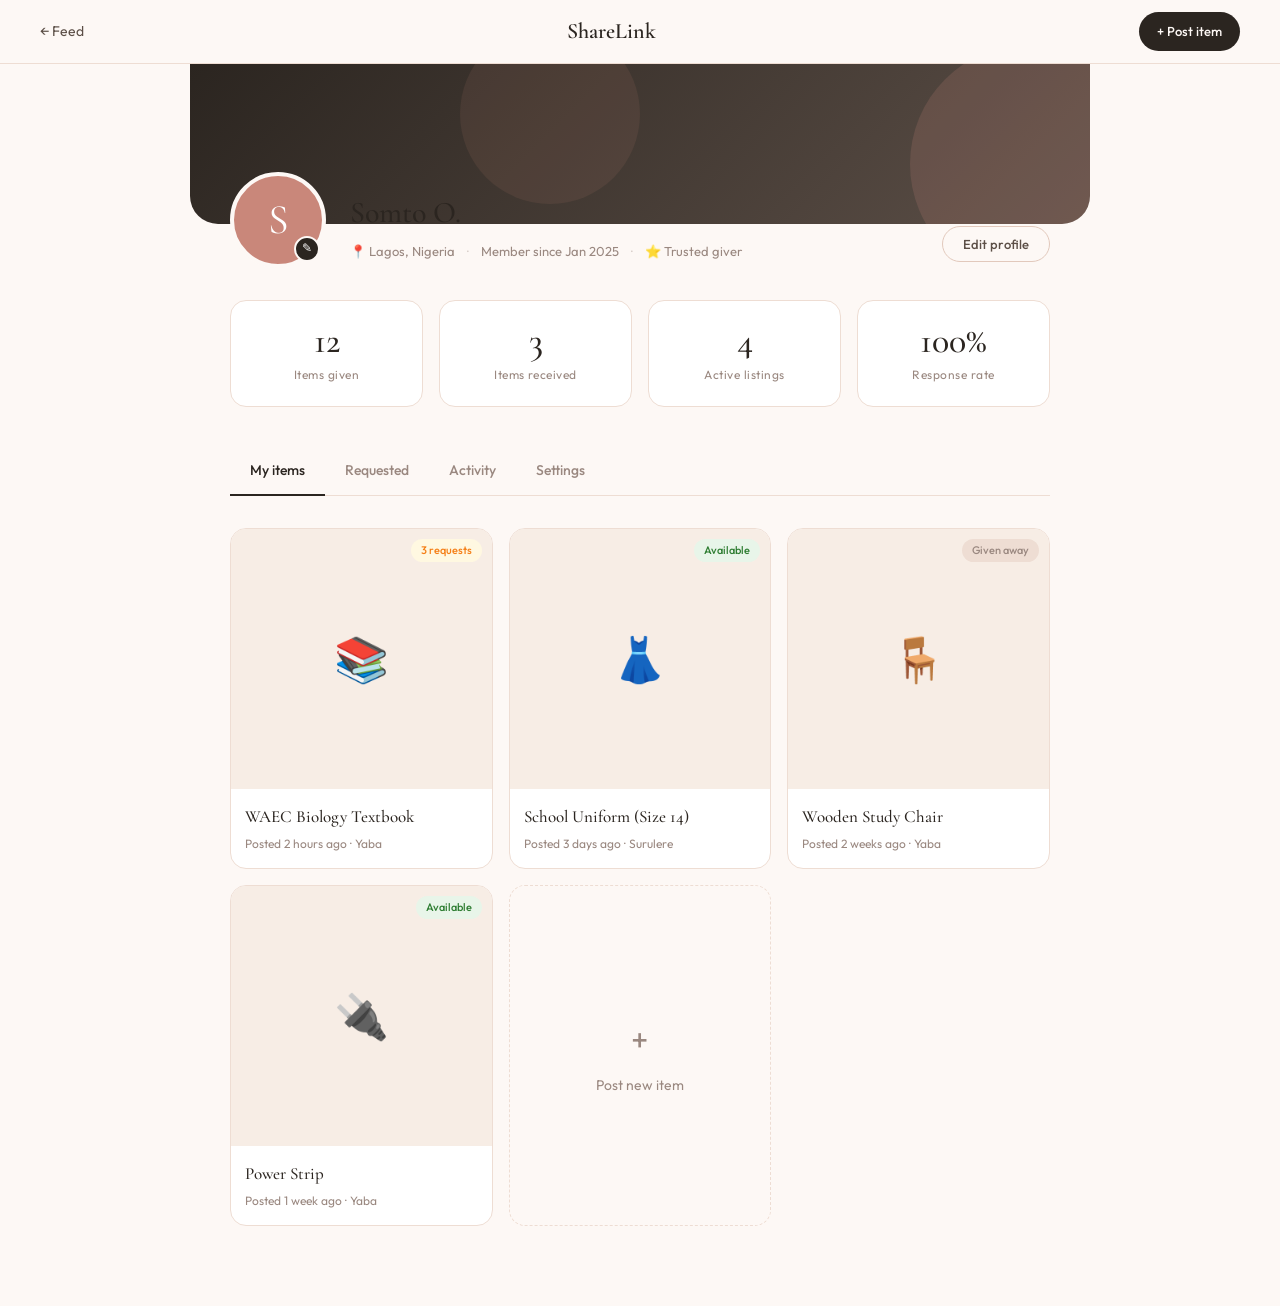
<file: profile.html>
<!DOCTYPE html>
<html lang="en">
<head>
  <meta charset="UTF-8" />
  <link rel="manifest" href="manifest.json" />
  <meta name="theme-color" content="#2b2520" />
  <meta name="mobile-web-app-capable" content="yes" />
  <meta name="apple-mobile-web-app-capable" content="yes" />
  <meta name="apple-mobile-web-app-status-bar-style" content="black-translucent" />
  <meta name="apple-mobile-web-app-title" content="ShareLink" />
  <meta name="viewport" content="width=device-width, initial-scale=1.0" />
  <title>My Profile — ShareLink</title>
  <link rel="preconnect" href="https://fonts.googleapis.com" />
  <link rel="preconnect" href="https://fonts.gstatic.com" crossorigin />
  <link href="https://fonts.googleapis.com/css2?family=Cormorant+Garamond:ital,wght@0,400;0,500;0,600;1,400;1,500&family=Outfit:wght@300;400;500;600&display=swap" rel="stylesheet" />
  <link rel="stylesheet" href="css/style.css" />
  <style>
    body { background: var(--nude-50); }

    /* NAV */
    .app-nav {
      position: fixed; top: 0; left: 0; right: 0; z-index: 100;
      display: flex; align-items: center; justify-content: space-between;
      padding: 0 40px; height: 64px;
      background: rgba(253,248,245,0.92); backdrop-filter: blur(12px);
      border-bottom: 1px solid var(--nude-200);
    }
    .app-nav__logo { font-family: var(--font-display); font-size: 22px; font-weight: 600; color: var(--char); text-decoration: none; }
    .app-nav__back { font-size: 14px; color: var(--char-mid); text-decoration: none; transition: color var(--transition); }
    .app-nav__back:hover { color: var(--char); }

    /* PAGE */
    .profile-page {
      padding-top: 64px;
      max-width: 900px;
      margin: 0 auto;
      padding-left: 40px;
      padding-right: 40px;
      padding-bottom: 80px;
    }

    /* HERO BANNER */
    .profile-banner {
      height: 160px;
      background: linear-gradient(135deg, var(--char) 0%, var(--char-mid) 100%);
      border-radius: 0 0 var(--radius-lg) var(--radius-lg);
      margin: 0 -40px;
      position: relative;
      overflow: hidden;
    }

    .profile-banner::before {
      content: '';
      position: absolute; bottom: -60px; right: -60px;
      width: 240px; height: 240px; border-radius: 50%;
      background: rgba(201,135,122,0.18);
    }

    .profile-banner::after {
      content: '';
      position: absolute; top: -40px; left: 30%;
      width: 180px; height: 180px; border-radius: 50%;
      background: rgba(201,135,122,0.10);
    }

    /* PROFILE HEADER */
    .profile-header {
      display: flex;
      align-items: flex-end;
      gap: 24px;
      margin-top: -52px;
      margin-bottom: 32px;
      position: relative;
    }

    .profile-avatar {
      width: 96px; height: 96px; border-radius: 50%;
      background: var(--rose); color: white;
      font-family: var(--font-display); font-size: 42px;
      display: flex; align-items: center; justify-content: center;
      border: 4px solid var(--nude-50);
      flex-shrink: 0;
      position: relative;
    }

    .profile-avatar__edit {
      position: absolute; bottom: 2px; right: 2px;
      width: 26px; height: 26px; border-radius: 50%;
      background: var(--char); color: white;
      font-size: 12px; display: flex; align-items: center; justify-content: center;
      cursor: pointer; border: 2px solid var(--nude-50);
    }

    .profile-header__info {
      flex: 1;
      padding-bottom: 6px;
    }

    .profile-header__name {
      font-family: var(--font-display);
      font-size: 30px; font-weight: 500; color: var(--char);
      margin-bottom: 4px;
    }

    .profile-header__meta {
      display: flex; align-items: center; gap: 12px;
      font-size: 13px; color: var(--char-soft); flex-wrap: wrap;
    }

    .profile-header__meta-sep { opacity: 0.4; }

    .profile-header__actions {
      display: flex; gap: 10px; padding-bottom: 6px;
    }

    .btn--sm {
      padding: 9px 20px;
      font-size: 13px;
    }

    /* STATS ROW */
    .stats-row {
      display: grid;
      grid-template-columns: repeat(4, 1fr);
      gap: 16px;
      margin-bottom: 40px;
    }

    .stat-card {
      background: white;
      border: 1px solid var(--nude-200);
      border-radius: var(--radius-md);
      padding: 22px 20px;
      text-align: center;
      transition: all var(--transition);
    }
    .stat-card:hover { box-shadow: var(--shadow); transform: translateY(-2px); }

    .stat-card__num {
      font-family: var(--font-display);
      font-size: 36px; font-weight: 500; color: var(--char);
      line-height: 1; margin-bottom: 6px;
    }

    .stat-card__label { font-size: 12px; color: var(--char-soft); letter-spacing: 0.04em; }

    /* TABS */
    .tabs {
      display: flex; gap: 0;
      border-bottom: 1px solid var(--nude-200);
      margin-bottom: 32px;
    }

    .tab {
      padding: 12px 20px;
      font-size: 14px; font-weight: 500;
      color: var(--char-soft);
      cursor: pointer;
      border-bottom: 2px solid transparent;
      margin-bottom: -1px;
      transition: all var(--transition);
    }

    .tab:hover { color: var(--char); }
    .tab.active { color: var(--char); border-bottom-color: var(--char); }

    /* TAB PANELS */
    .tab-panel { display: none; }
    .tab-panel.active { display: block; }

    /* Items grid */
    .profile-items-grid {
      display: grid;
      grid-template-columns: repeat(3, 1fr);
      gap: 16px;
    }

    .profile-item-card {
      background: white;
      border: 1px solid var(--nude-200);
      border-radius: var(--radius-md);
      overflow: hidden;
      cursor: pointer;
      transition: all var(--transition);
      position: relative;
    }
    .profile-item-card:hover { box-shadow: var(--shadow); transform: translateY(-2px); }

    .profile-item-card__img {
      aspect-ratio: 1; background: var(--nude-100);
      display: flex; align-items: center; justify-content: center; font-size: 44px;
    }

    .profile-item-card__body { padding: 14px; }
    .profile-item-card__name { font-family: var(--font-display); font-size: 17px; font-weight: 500; color: var(--char); margin-bottom: 4px; }
    .profile-item-card__sub { font-size: 12px; color: var(--char-soft); }

    .profile-item-card__status {
      position: absolute; top: 10px; right: 10px;
      padding: 3px 10px; border-radius: 100px; font-size: 11px; font-weight: 500;
    }
    .status-available { background: #e8f5e9; color: #2e7d32; }
    .status-requested { background: #fff8e1; color: #f57f17; }
    .status-given     { background: var(--nude-200); color: var(--char-soft); }

    /* Activity feed */
    .activity-list { display: flex; flex-direction: column; gap: 2px; }

    .activity-item {
      display: flex; align-items: flex-start; gap: 16px;
      padding: 18px 0;
      border-bottom: 1px solid var(--nude-100);
    }

    .activity-item:last-child { border-bottom: none; }

    .activity-icon {
      width: 40px; height: 40px; border-radius: 50%;
      background: var(--nude-100); border: 1px solid var(--nude-200);
      display: flex; align-items: center; justify-content: center;
      font-size: 18px; flex-shrink: 0;
    }

    .activity-item__text { font-size: 14px; color: var(--char-mid); line-height: 1.5; }
    .activity-item__text strong { color: var(--char); font-weight: 500; }
    .activity-item__time { font-size: 12px; color: var(--char-soft); margin-top: 3px; }

    /* Settings panel */
    .settings-group { margin-bottom: 32px; }

    .settings-group__title {
      font-size: 11px; font-weight: 600; letter-spacing: 0.15em; text-transform: uppercase;
      color: var(--char-soft); margin-bottom: 12px;
    }

    .settings-row {
      display: flex; align-items: center; justify-content: space-between;
      padding: 16px 20px;
      background: white; border: 1px solid var(--nude-200);
      border-radius: var(--radius-sm);
      margin-bottom: 8px;
      font-size: 14px; color: var(--char);
    }

    .settings-row__right { display: flex; align-items: center; gap: 12px; color: var(--char-soft); font-size: 13px; }

    /* Toggle switch */
    .toggle {
      position: relative; width: 42px; height: 24px;
    }
    .toggle input { opacity: 0; width: 0; height: 0; }
    .toggle-slider {
      position: absolute; cursor: pointer; inset: 0;
      background: var(--nude-300); border-radius: 100px;
      transition: background var(--transition);
    }
    .toggle-slider::before {
      content: ''; position: absolute;
      width: 18px; height: 18px; border-radius: 50%;
      left: 3px; top: 3px; background: white;
      transition: transform var(--transition);
    }
    .toggle input:checked + .toggle-slider { background: var(--char); }
    .toggle input:checked + .toggle-slider::before { transform: translateX(18px); }

    /* Empty state */
    .empty-state {
      text-align: center; padding: 60px 20px; color: var(--char-soft);
    }
    .empty-state__icon { font-size: 48px; margin-bottom: 16px; }
    .empty-state h3 { font-family: var(--font-display); font-size: 22px; color: var(--char); margin-bottom: 8px; }
    .empty-state p { font-size: 14px; line-height: 1.6; margin-bottom: 24px; }

    /* Logout */
    .logout-btn {
      width: 100%; margin-top: 20px;
      padding: 14px; border-radius: var(--radius-sm);
      border: 1.5px solid #fce4ec;
      background: transparent; color: #c2185b;
      font-family: var(--font-body); font-size: 14px; font-weight: 500;
      cursor: pointer; transition: all var(--transition);
    }
    .logout-btn:hover { background: #fce4ec; }

    @media (max-width: 768px) {
      .app-nav { padding: 0 20px; }
      .profile-page { padding-left: 20px; padding-right: 20px; }
      .profile-banner { margin: 0 -20px; }
      .profile-header { flex-wrap: wrap; }
      .profile-header__actions { width: 100%; }
      .stats-row { grid-template-columns: repeat(2, 1fr); }
      .profile-items-grid { grid-template-columns: repeat(2, 1fr); }
    }
  </style>
</head>
<body>

  <nav class="app-nav">
    <a href="home.html" class="app-nav__back">← Feed</a>
    <a href="index.html" class="app-nav__logo">ShareLink</a>
    <a href="post-item.html" class="btn btn--primary" style="padding:9px 18px;font-size:13px;">+ Post item</a>
  </nav>

  <div class="profile-page">

    <!-- BANNER -->
    <div class="profile-banner"></div>

    <!-- PROFILE HEADER -->
    <div class="profile-header">
      <div class="profile-avatar">
        S
        <div class="profile-avatar__edit">✎</div>
      </div>
      <div class="profile-header__info">
        <div class="profile-header__name">Somto O.</div>
        <div class="profile-header__meta">
          <span>📍 Lagos, Nigeria</span>
          <span class="profile-header__meta-sep">·</span>
          <span>Member since Jan 2025</span>
          <span class="profile-header__meta-sep">·</span>
          <span>⭐ Trusted giver</span>
        </div>
      </div>
      <div class="profile-header__actions">
        <button class="btn btn--ghost btn--sm" id="edit-profile-btn">Edit profile</button>
      </div>
    </div>

    <!-- STATS -->
    <div class="stats-row">
      <div class="stat-card">
        <div class="stat-card__num">12</div>
        <div class="stat-card__label">Items given</div>
      </div>
      <div class="stat-card">
        <div class="stat-card__num">3</div>
        <div class="stat-card__label">Items received</div>
      </div>
      <div class="stat-card">
        <div class="stat-card__num">4</div>
        <div class="stat-card__label">Active listings</div>
      </div>
      <div class="stat-card">
        <div class="stat-card__num">100%</div>
        <div class="stat-card__label">Response rate</div>
      </div>
    </div>

    <!-- TABS -->
    <div class="tabs">
      <div class="tab active" data-tab="my-items">My items</div>
      <div class="tab" data-tab="requested">Requested</div>
      <div class="tab" data-tab="activity">Activity</div>
      <div class="tab" data-tab="settings">Settings</div>
    </div>

    <!-- MY ITEMS TAB -->
    <div class="tab-panel active" id="tab-my-items">
      <div class="profile-items-grid">
        <div class="profile-item-card" onclick="window.location.href='item-detail.html'">
          <div class="profile-item-card__img">📚</div>
          <span class="profile-item-card__status status-requested">3 requests</span>
          <div class="profile-item-card__body">
            <div class="profile-item-card__name">WAEC Biology Textbook</div>
            <div class="profile-item-card__sub">Posted 2 hours ago · Yaba</div>
          </div>
        </div>
        <div class="profile-item-card" onclick="window.location.href='item-detail.html'">
          <div class="profile-item-card__img">👗</div>
          <span class="profile-item-card__status status-available">Available</span>
          <div class="profile-item-card__body">
            <div class="profile-item-card__name">School Uniform (Size 14)</div>
            <div class="profile-item-card__sub">Posted 3 days ago · Surulere</div>
          </div>
        </div>
        <div class="profile-item-card" onclick="window.location.href='item-detail.html'">
          <div class="profile-item-card__img">🪑</div>
          <span class="profile-item-card__status status-given">Given away</span>
          <div class="profile-item-card__body">
            <div class="profile-item-card__name">Wooden Study Chair</div>
            <div class="profile-item-card__sub">Posted 2 weeks ago · Yaba</div>
          </div>
        </div>
        <div class="profile-item-card" onclick="window.location.href='item-detail.html'">
          <div class="profile-item-card__img">🔌</div>
          <span class="profile-item-card__status status-available">Available</span>
          <div class="profile-item-card__body">
            <div class="profile-item-card__name">Power Strip</div>
            <div class="profile-item-card__sub">Posted 1 week ago · Yaba</div>
          </div>
        </div>
        <div class="profile-item-card" onclick="window.location.href='post-item.html'" style="border-style:dashed;background:transparent;display:flex;align-items:center;justify-content:center;flex-direction:column;gap:8px;min-height:180px;color:var(--char-soft);">
          <span style="font-size:32px;">+</span>
          <span style="font-size:14px;">Post new item</span>
        </div>
      </div>
    </div>

    <!-- REQUESTED TAB -->
    <div class="tab-panel" id="tab-requested">
      <div class="profile-items-grid">
        <div class="profile-item-card" onclick="window.location.href='item-detail.html'">
          <div class="profile-item-card__img">⚽</div>
          <span class="profile-item-card__status status-requested">Pending</span>
          <div class="profile-item-card__body">
            <div class="profile-item-card__name">Football Boots (Size 41)</div>
            <div class="profile-item-card__sub">Requested yesterday · VI</div>
          </div>
        </div>
        <div class="profile-item-card" onclick="window.location.href='item-detail.html'">
          <div class="profile-item-card__img">💻</div>
          <span class="profile-item-card__status status-given">Confirmed ✓</span>
          <div class="profile-item-card__body">
            <div class="profile-item-card__name">USB-C Charging Cable</div>
            <div class="profile-item-card__sub">Received last week · Lekki</div>
          </div>
        </div>
      </div>
    </div>

    <!-- ACTIVITY TAB -->
    <div class="tab-panel" id="tab-activity">
      <div class="activity-list">
        <div class="activity-item">
          <div class="activity-icon">📬</div>
          <div>
            <div class="activity-item__text"><strong>Chidi A.</strong> requested your <strong>WAEC Biology Textbook</strong></div>
            <div class="activity-item__time">2 hours ago</div>
          </div>
        </div>
        <div class="activity-item">
          <div class="activity-icon">📬</div>
          <div>
            <div class="activity-item__text"><strong>Funmi O.</strong> and 2 others also requested your <strong>WAEC Biology Textbook</strong></div>
            <div class="activity-item__time">3 hours ago</div>
          </div>
        </div>
        <div class="activity-item">
          <div class="activity-icon">✅</div>
          <div>
            <div class="activity-item__text">You gave away your <strong>Wooden Study Chair</strong> to <strong>Temi B.</strong></div>
            <div class="activity-item__time">2 weeks ago</div>
          </div>
        </div>
        <div class="activity-item">
          <div class="activity-icon">📦</div>
          <div>
            <div class="activity-item__text">You posted a new item: <strong>School Uniform (Size 14)</strong></div>
            <div class="activity-item__time">3 days ago</div>
          </div>
        </div>
        <div class="activity-item">
          <div class="activity-icon">🎉</div>
          <div>
            <div class="activity-item__text">You received a <strong>USB-C Charging Cable</strong> from <strong>Kemi L.</strong></div>
            <div class="activity-item__time">1 week ago</div>
          </div>
        </div>
      </div>
    </div>

    <!-- SETTINGS TAB -->
    <div class="tab-panel" id="tab-settings">

      <div class="settings-group">
        <div class="settings-group__title">Account</div>
        <div class="settings-row">
          <span>Name</span>
          <div class="settings-row__right">Somto O. <span>›</span></div>
        </div>
        <div class="settings-row">
          <span>Email</span>
          <div class="settings-row__right">somto@email.com <span>›</span></div>
        </div>
        <div class="settings-row">
          <span>Location</span>
          <div class="settings-row__right">Yaba, Lagos <span>›</span></div>
        </div>
        <div class="settings-row">
          <span>Password</span>
          <div class="settings-row__right">Change <span>›</span></div>
        </div>
      </div>

      <div class="settings-group">
        <div class="settings-group__title">Notifications</div>
        <div class="settings-row">
          <span>Item requests</span>
          <label class="toggle">
            <input type="checkbox" checked />
            <span class="toggle-slider"></span>
          </label>
        </div>
        <div class="settings-row">
          <span>New messages</span>
          <label class="toggle">
            <input type="checkbox" checked />
            <span class="toggle-slider"></span>
          </label>
        </div>
        <div class="settings-row">
          <span>Items near me</span>
          <label class="toggle">
            <input type="checkbox" />
            <span class="toggle-slider"></span>
          </label>
        </div>
        <div class="settings-row">
          <span>Weekly digest</span>
          <label class="toggle">
            <input type="checkbox" checked />
            <span class="toggle-slider"></span>
          </label>
        </div>
      </div>

      <div class="settings-group">
        <div class="settings-group__title">Privacy</div>
        <div class="settings-row">
          <span>Show location to others</span>
          <label class="toggle">
            <input type="checkbox" checked />
            <span class="toggle-slider"></span>
          </label>
        </div>
        <div class="settings-row">
          <span>Show activity to others</span>
          <label class="toggle">
            <input type="checkbox" />
            <span class="toggle-slider"></span>
          </label>
        </div>
      </div>

      <button class="logout-btn" onclick="window.location.href='index.html'">Log out</button>
    </div>

  </div>

  <script>
    // Tabs
    document.querySelectorAll('.tab').forEach(tab => {
      tab.addEventListener('click', () => {
        document.querySelectorAll('.tab').forEach(t => t.classList.remove('active'));
        document.querySelectorAll('.tab-panel').forEach(p => p.classList.remove('active'));
        tab.classList.add('active');
        document.getElementById(`tab-${tab.dataset.tab}`).classList.add('active');
      });
    });
  </script>
</body>
</html>
</file>
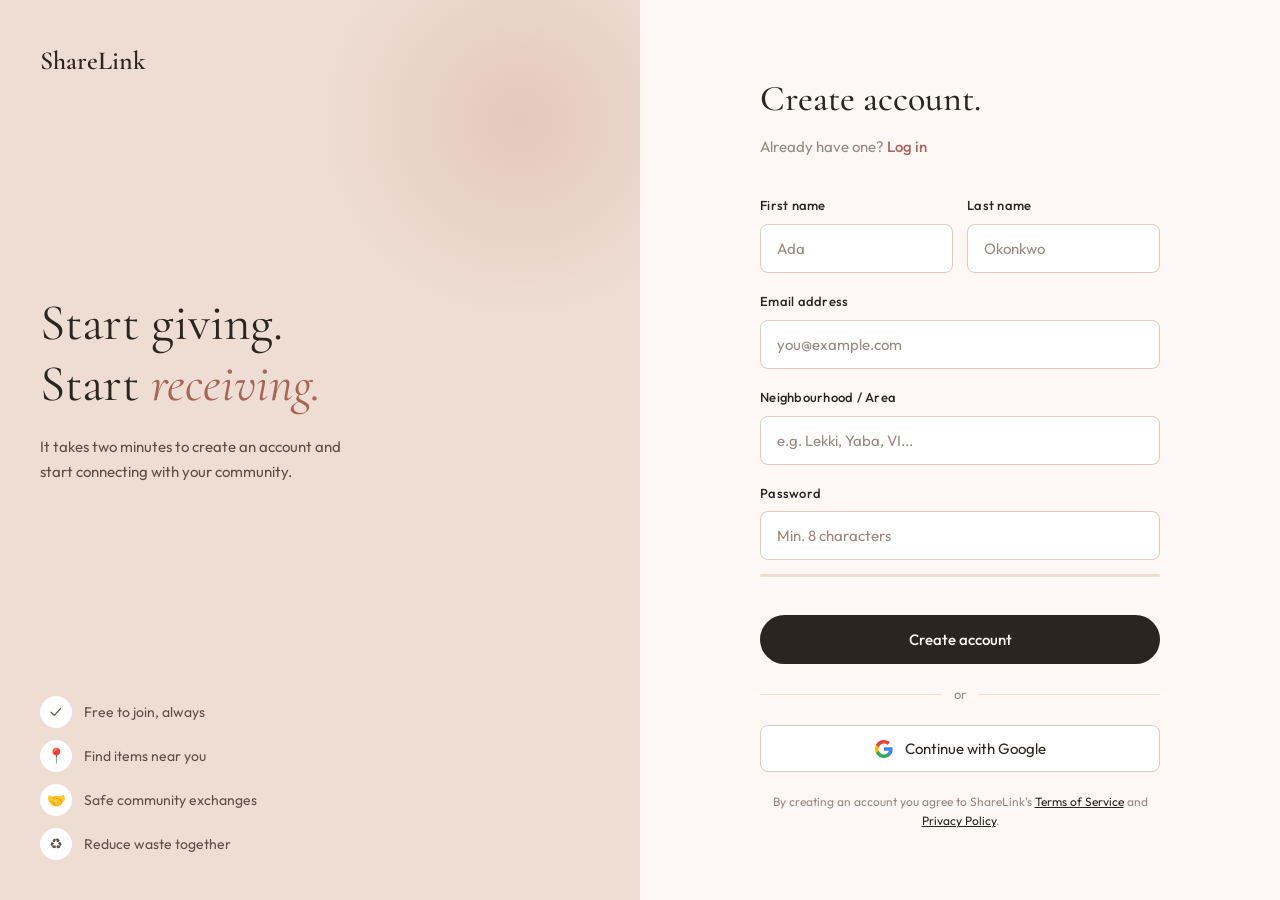
<file: signup.html>
<!DOCTYPE html>
<html lang="en">
<head>
  <meta charset="UTF-8" />
  <link rel="manifest" href="manifest.json" />
  <meta name="theme-color" content="#2b2520" />
  <meta name="mobile-web-app-capable" content="yes" />
  <meta name="apple-mobile-web-app-capable" content="yes" />
  <meta name="apple-mobile-web-app-status-bar-style" content="black-translucent" />
  <meta name="apple-mobile-web-app-title" content="ShareLink" />
  <meta name="viewport" content="width=device-width, initial-scale=1.0" />
  <title>Sign up — ShareLink</title>
  <link rel="preconnect" href="https://fonts.googleapis.com" />
  <link rel="preconnect" href="https://fonts.gstatic.com" crossorigin />
  <link href="https://fonts.googleapis.com/css2?family=Cormorant+Garamond:ital,wght@0,400;0,500;0,600;1,400;1,500&family=Outfit:wght@300;400;500;600&display=swap" rel="stylesheet" />
  <link rel="stylesheet" href="css/style.css" />
  <style>
    body {
      min-height: 100vh;
      display: grid;
      grid-template-columns: 1fr 1fr;
    }

    .auth-panel {
      background: var(--nude-200);
      display: flex;
      flex-direction: column;
      justify-content: space-between;
      padding: 40px;
      position: relative;
      overflow: hidden;
    }

    .auth-panel::before {
      content: '';
      position: absolute;
      top: -80px;
      right: -80px;
      width: 400px;
      height: 400px;
      border-radius: 50%;
      background: radial-gradient(circle, rgba(201,135,122,0.25) 0%, transparent 70%);
    }

    .auth-panel__logo {
      font-family: var(--font-display);
      font-size: 26px;
      color: var(--char);
      font-weight: 600;
      text-decoration: none;
    }

    .auth-panel__body { z-index: 1; }

    .auth-panel__headline {
      font-family: var(--font-display);
      font-size: clamp(36px, 4vw, 52px);
      font-weight: 400;
      color: var(--char);
      line-height: 1.2;
      margin-bottom: 20px;
    }

    .auth-panel__headline em {
      font-style: italic;
      color: var(--rose-dark);
    }

    .auth-panel__sub {
      font-size: 15px;
      color: var(--char-mid);
      line-height: 1.65;
      max-width: 320px;
    }

    .auth-panel__perks {
      z-index: 1;
      display: flex;
      flex-direction: column;
      gap: 12px;
    }

    .perk {
      display: flex;
      align-items: center;
      gap: 12px;
      font-size: 14px;
      color: var(--char-mid);
    }

    .perk-icon {
      width: 32px;
      height: 32px;
      border-radius: 50%;
      background: white;
      display: flex;
      align-items: center;
      justify-content: center;
      font-size: 15px;
      flex-shrink: 0;
    }

    .auth-form-wrap {
      display: flex;
      flex-direction: column;
      justify-content: center;
      align-items: center;
      padding: 60px 40px;
      background: var(--nude-50);
      overflow-y: auto;
    }

    .auth-form {
      width: 100%;
      max-width: 400px;
    }

    .auth-form__title {
      font-family: var(--font-display);
      font-size: 36px;
      font-weight: 500;
      color: var(--char);
      margin-bottom: 8px;
    }

    .auth-form__sub {
      font-size: 15px;
      color: var(--char-soft);
      margin-bottom: 36px;
    }

    .auth-form__sub a {
      color: var(--rose-dark);
      font-weight: 500;
    }

    .field {
      display: flex;
      flex-direction: column;
      gap: 8px;
      margin-bottom: 18px;
    }

    .field label {
      font-size: 13px;
      font-weight: 500;
      color: var(--char);
      letter-spacing: 0.02em;
    }

    .field input, .field select {
      width: 100%;
      padding: 14px 16px;
      border: 1.5px solid var(--nude-300);
      border-radius: var(--radius-sm);
      background: white;
      font-family: var(--font-body);
      font-size: 15px;
      color: var(--char);
      outline: none;
      transition: border-color var(--transition), box-shadow var(--transition);
      appearance: none;
    }

    .field input:focus, .field select:focus {
      border-color: var(--char);
      box-shadow: 0 0 0 3px rgba(43, 37, 32, 0.06);
    }

    .field input::placeholder { color: var(--char-soft); }

    .field-row {
      display: grid;
      grid-template-columns: 1fr 1fr;
      gap: 14px;
    }

    .field__hint {
      font-size: 12px;
      color: var(--char-soft);
    }

    .password-strength {
      height: 3px;
      border-radius: 4px;
      background: var(--nude-200);
      margin-top: 6px;
      overflow: hidden;
    }

    .password-strength__bar {
      height: 100%;
      border-radius: 4px;
      width: 0%;
      transition: width 0.3s ease, background-color 0.3s ease;
    }

    .auth-submit {
      width: 100%;
      margin-top: 12px;
      margin-bottom: 20px;
      padding: 15px;
      font-size: 15px;
      justify-content: center;
    }

    .auth-divider {
      display: flex;
      align-items: center;
      gap: 12px;
      margin-bottom: 20px;
    }

    .auth-divider::before,
    .auth-divider::after {
      content: '';
      flex: 1;
      height: 1px;
      background: var(--nude-200);
    }

    .auth-divider span {
      font-size: 13px;
      color: var(--char-soft);
    }

    .auth-google {
      width: 100%;
      display: flex;
      align-items: center;
      justify-content: center;
      gap: 12px;
      padding: 13px;
      border: 1.5px solid var(--nude-300);
      border-radius: var(--radius-sm);
      background: white;
      font-family: var(--font-body);
      font-size: 15px;
      color: var(--char);
      cursor: pointer;
      transition: all var(--transition);
    }

    .auth-google:hover {
      border-color: var(--char-mid);
    }

    .auth-terms {
      font-size: 12px;
      color: var(--char-soft);
      text-align: center;
      margin-top: 20px;
      line-height: 1.6;
    }

    .auth-terms a { color: var(--char); text-decoration: underline; }

    @media (max-width: 768px) {
      body { grid-template-columns: 1fr; }
      .auth-panel { display: none; }
      .auth-form-wrap { padding: 40px 24px; }
      .field-row { grid-template-columns: 1fr; }
    }
  </style>
</head>
<body>

  <!-- LEFT PANEL -->
  <div class="auth-panel">
    <a href="index.html" class="auth-panel__logo">ShareLink</a>

    <div class="auth-panel__body">
      <h2 class="auth-panel__headline">
        Start giving.<br />Start <em>receiving.</em>
      </h2>
      <p class="auth-panel__sub">
        It takes two minutes to create an account and start connecting with your community.
      </p>
    </div>

    <div class="auth-panel__perks">
      <div class="perk">
        <div class="perk-icon">✓</div>
        Free to join, always
      </div>
      <div class="perk">
        <div class="perk-icon">📍</div>
        Find items near you
      </div>
      <div class="perk">
        <div class="perk-icon">🤝</div>
        Safe community exchanges
      </div>
      <div class="perk">
        <div class="perk-icon">♻️</div>
        Reduce waste together
      </div>
    </div>
  </div>

  <!-- RIGHT PANEL — FORM -->
  <div class="auth-form-wrap">
    <div class="auth-form">
      <h1 class="auth-form__title">Create account.</h1>
      <p class="auth-form__sub">
        Already have one? <a href="login.html">Log in</a>
      </p>

      <div class="field-row">
        <div class="field">
          <label for="fname">First name</label>
          <input type="text" id="fname" placeholder="Ada" autocomplete="given-name" />
        </div>
        <div class="field">
          <label for="lname">Last name</label>
          <input type="text" id="lname" placeholder="Okonkwo" autocomplete="family-name" />
        </div>
      </div>

      <div class="field">
        <label for="email">Email address</label>
        <input type="email" id="email" placeholder="you@example.com" autocomplete="email" />
      </div>

      <div class="field">
        <label for="location">Neighbourhood / Area</label>
        <input type="text" id="location" placeholder="e.g. Lekki, Yaba, VI..." />
      </div>

      <div class="field">
        <label for="password">Password</label>
        <input type="password" id="password" placeholder="Min. 8 characters" autocomplete="new-password" />
        <div class="password-strength">
          <div class="password-strength__bar" id="strength-bar"></div>
        </div>
        <span class="field__hint" id="strength-label"></span>
      </div>

      <button class="btn btn--primary auth-submit" id="signup-btn">
        Create account
      </button>

      <div class="auth-divider"><span>or</span></div>

      <button class="auth-google" type="button">
        <svg width="18" height="18" viewBox="0 0 18 18" fill="none" xmlns="http://www.w3.org/2000/svg">
          <path d="M17.64 9.205c0-.639-.057-1.252-.164-1.841H9v3.481h4.844a4.14 4.14 0 01-1.796 2.716v2.259h2.908c1.702-1.567 2.684-3.875 2.684-6.615z" fill="#4285F4"/>
          <path d="M9 18c2.43 0 4.467-.806 5.956-2.18l-2.908-2.259c-.806.54-1.837.86-3.048.86-2.344 0-4.328-1.584-5.036-3.711H.957v2.332A8.997 8.997 0 009 18z" fill="#34A853"/>
          <path d="M3.964 10.71A5.41 5.41 0 013.682 9c0-.593.102-1.17.282-1.71V4.958H.957A8.996 8.996 0 000 9c0 1.452.348 2.827.957 4.042l3.007-2.332z" fill="#FBBC05"/>
          <path d="M9 3.58c1.321 0 2.508.454 3.44 1.345l2.582-2.58C13.463.891 11.426 0 9 0A8.997 8.997 0 00.957 4.958L3.964 7.29C4.672 5.163 6.656 3.58 9 3.58z" fill="#EA4335"/>
        </svg>
        Continue with Google
      </button>

      <p class="auth-terms">
        By creating an account you agree to ShareLink's
        <a href="#">Terms of Service</a> and <a href="#">Privacy Policy</a>.
      </p>
    </div>
  </div>

  <script>
    // Password strength indicator
    const passwordInput = document.getElementById('password');
    const strengthBar = document.getElementById('strength-bar');
    const strengthLabel = document.getElementById('strength-label');

    passwordInput.addEventListener('input', () => {
      const val = passwordInput.value;
      let strength = 0;

      if (val.length >= 8) strength++;
      if (/[A-Z]/.test(val)) strength++;
      if (/[0-9]/.test(val)) strength++;
      if (/[^A-Za-z0-9]/.test(val)) strength++;

      const levels = [
        { width: '0%',   color: 'transparent',     label: '' },
        { width: '25%',  color: '#c66b5b',          label: 'Weak' },
        { width: '50%',  color: '#c6a87b',          label: 'Fair' },
        { width: '75%',  color: '#9ab89a',          label: 'Good' },
        { width: '100%', color: '#5a9a5a',          label: 'Strong' },
      ];

      const lvl = levels[strength];
      strengthBar.style.width = lvl.width;
      strengthBar.style.backgroundColor = lvl.color;
      strengthLabel.textContent = lvl.label;
    });

    // Signup submit
    const signupBtn = document.getElementById('signup-btn');
    signupBtn.addEventListener('click', () => {
      const fname = document.getElementById('fname').value.trim();
      const email = document.getElementById('email').value.trim();
      const password = passwordInput.value.trim();

      if (!fname || !email.includes('@') || password.length < 8) {
        // Simple shake animation feedback
        signupBtn.style.animation = 'shake 0.3s ease';
        setTimeout(() => signupBtn.style.animation = '', 300);
        return;
      }

      signupBtn.textContent = 'Creating account...';
      signupBtn.disabled = true;
      setTimeout(() => {
        window.location.href = 'home.html';
      }, 1000);
    });

    // Shake keyframe
    document.head.insertAdjacentHTML('beforeend', `
      <style>
        @keyframes shake {
          0%, 100% { transform: translateX(0); }
          25% { transform: translateX(-6px); }
          75% { transform: translateX(6px); }
        }
      </style>
    `);
  </script>
</body>
</html>
</file>
<file: css/style.css>
/* ============================================
   SHARELINK — Global Styles
   Palette: Soft Nude / Warm Minimal
   Fonts: Cormorant Garamond + Outfit
   ============================================ */

/* --- RESET & BASE --- */
*, *::before, *::after {
  margin: 0;
  padding: 0;
  box-sizing: border-box;
}

:root {
  /* Color system */
  --nude-50:  #fdf8f5;
  --nude-100: #f7ede5;
  --nude-200: #eeddd3;
  --nude-300: #e2c9bc;
  --nude-400: #d4b09f;
  --rose:     #c9877a;
  --rose-dark:#a96459;
  --gold:     #c6a87b;
  --sage:     #9ab89a;
  --char:     #2b2520;
  --char-mid: #5c4f47;
  --char-soft:#9a8880;

  /* Typography */
  --font-display: 'Cormorant Garamond', Georgia, serif;
  --font-body:    'Outfit', system-ui, sans-serif;

  /* Spacing */
  --section-pad: 100px;
  --container:   1100px;

  /* Misc */
  --radius-sm: 8px;
  --radius-md: 16px;
  --radius-lg: 28px;
  --shadow:    0 2px 24px rgba(43, 37, 32, 0.08);
  --shadow-lg: 0 8px 48px rgba(43, 37, 32, 0.12);
  --transition: 0.25s cubic-bezier(0.4, 0, 0.2, 1);
}

html { scroll-behavior: smooth; }

body {
  background-color: var(--nude-50);
  color: var(--char);
  font-family: var(--font-body);
  font-size: 16px;
  line-height: 1.6;
  -webkit-font-smoothing: antialiased;
  overflow-x: hidden;
}

a { text-decoration: none; color: inherit; }
img { max-width: 100%; display: block; }

/* --- UTILITY --- */
.section-label {
  font-family: var(--font-body);
  font-size: 11px;
  font-weight: 600;
  letter-spacing: 0.2em;
  text-transform: uppercase;
  color: var(--rose);
  margin-bottom: 16px;
}

.section-title {
  font-family: var(--font-display);
  font-size: clamp(36px, 5vw, 56px);
  font-weight: 500;
  line-height: 1.15;
  color: var(--char);
  margin-bottom: 56px;
}

.section-title em {
  font-style: italic;
  color: var(--rose-dark);
}

/* --- BUTTONS --- */
.btn {
  display: inline-flex;
  align-items: center;
  gap: 8px;
  padding: 14px 28px;
  border-radius: 100px;
  font-family: var(--font-body);
  font-size: 15px;
  font-weight: 500;
  cursor: pointer;
  transition: all var(--transition);
  border: none;
  white-space: nowrap;
}

.btn--primary {
  background-color: var(--char);
  color: var(--nude-50);
}
.btn--primary:hover {
  background-color: var(--rose-dark);
  transform: translateY(-1px);
  box-shadow: 0 6px 20px rgba(169, 100, 89, 0.35);
}

.btn--ghost {
  background-color: transparent;
  color: var(--char-mid);
  border: 1.5px solid var(--nude-300);
}
.btn--ghost:hover {
  border-color: var(--char-mid);
  color: var(--char);
}

.btn--large {
  padding: 18px 40px;
  font-size: 16px;
}

/* ============================================
   NAV
   ============================================ */
.nav {
  position: fixed;
  top: 0;
  left: 0;
  right: 0;
  z-index: 100;
  display: flex;
  align-items: center;
  justify-content: space-between;
  padding: 20px 40px;
  background: rgba(253, 248, 245, 0.85);
  backdrop-filter: blur(12px);
  -webkit-backdrop-filter: blur(12px);
  border-bottom: 1px solid transparent;
  transition: border-color var(--transition);
}

.nav.scrolled {
  border-bottom-color: var(--nude-200);
}

.nav__logo {
  font-family: var(--font-display);
  font-size: 24px;
  font-weight: 600;
  color: var(--char);
  letter-spacing: -0.01em;
}

.nav__links {
  display: flex;
  align-items: center;
  gap: 32px;
}

.nav__link {
  font-size: 14px;
  font-weight: 400;
  color: var(--char-mid);
  transition: color var(--transition);
}
.nav__link:hover { color: var(--char); }

.nav__link--cta {
  background-color: var(--char);
  color: var(--nude-50) !important;
  padding: 10px 20px;
  border-radius: 100px;
  font-weight: 500;
}
.nav__link--cta:hover {
  background-color: var(--rose-dark);
}

/* ============================================
   HERO
   ============================================ */
.hero {
  min-height: 100vh;
  display: flex;
  flex-direction: column;
  justify-content: center;
  align-items: flex-start;
  padding: 140px 40px 80px;
  max-width: var(--container);
  margin: 0 auto;
  position: relative;
}

/* Decorative blob */
.hero::before {
  content: '';
  position: fixed;
  top: -120px;
  right: -80px;
  width: 600px;
  height: 600px;
  border-radius: 50%;
  background: radial-gradient(circle, var(--nude-200) 0%, transparent 70%);
  pointer-events: none;
  z-index: -1;
}

.hero__tag {
  display: inline-flex;
  align-items: center;
  gap: 8px;
  background: var(--nude-100);
  border: 1px solid var(--nude-300);
  padding: 8px 16px;
  border-radius: 100px;
  font-size: 13px;
  color: var(--char-mid);
  margin-bottom: 36px;
  animation: fadeInUp 0.6s ease both;
}

.hero__tag-dot {
  width: 7px;
  height: 7px;
  border-radius: 50%;
  background-color: var(--sage);
  animation: pulse 2s infinite;
}

@keyframes pulse {
  0%, 100% { opacity: 1; }
  50% { opacity: 0.4; }
}

.hero__headline {
  font-family: var(--font-display);
  font-size: clamp(48px, 7.5vw, 96px);
  font-weight: 500;
  line-height: 1.05;
  letter-spacing: -0.02em;
  color: var(--char);
  max-width: 780px;
  margin-bottom: 28px;
  animation: fadeInUp 0.6s 0.1s ease both;
}

.hero__headline em {
  font-style: italic;
  color: var(--rose-dark);
}

.hero__sub {
  font-size: 18px;
  font-weight: 300;
  color: var(--char-soft);
  max-width: 480px;
  line-height: 1.7;
  margin-bottom: 44px;
  animation: fadeInUp 0.6s 0.2s ease both;
}

.hero__actions {
  display: flex;
  align-items: center;
  gap: 16px;
  margin-bottom: 72px;
  animation: fadeInUp 0.6s 0.3s ease both;
}

.hero__stats {
  display: flex;
  align-items: center;
  gap: 32px;
  animation: fadeInUp 0.6s 0.4s ease both;
}

.hero__stat {
  display: flex;
  flex-direction: column;
  gap: 4px;
}

.hero__stat-num {
  font-family: var(--font-display);
  font-size: 32px;
  font-weight: 500;
  color: var(--char);
  line-height: 1;
}

.hero__stat-label {
  font-size: 12px;
  color: var(--char-soft);
  letter-spacing: 0.05em;
}

.hero__stat-divider {
  width: 1px;
  height: 40px;
  background: var(--nude-300);
}

@keyframes fadeInUp {
  from {
    opacity: 0;
    transform: translateY(20px);
  }
  to {
    opacity: 1;
    transform: translateY(0);
  }
}

/* ============================================
   MARQUEE STRIP
   ============================================ */
.marquee-wrap {
  width: 100%;
  overflow: hidden;
  border-top: 1px solid var(--nude-200);
  border-bottom: 1px solid var(--nude-200);
  background: var(--nude-100);
  padding: 18px 0;
  margin-bottom: var(--section-pad);
}

.marquee-track {
  display: flex;
  align-items: center;
  gap: 24px;
  width: max-content;
  animation: marquee 22s linear infinite;
  font-size: 14px;
  font-weight: 400;
  color: var(--char-mid);
  letter-spacing: 0.02em;
}

.marquee-track .dot {
  color: var(--rose);
  font-size: 18px;
}

@keyframes marquee {
  from { transform: translateX(0); }
  to   { transform: translateX(-50%); }
}

/* ============================================
   HOW IT WORKS
   ============================================ */
.how {
  max-width: var(--container);
  margin: 0 auto;
  padding: 0 40px var(--section-pad);
}

.steps {
  display: flex;
  align-items: flex-start;
  gap: 0;
}

.step {
  flex: 1;
  display: flex;
  flex-direction: column;
  gap: 16px;
  padding: 36px;
  background: white;
  border-radius: var(--radius-lg);
  border: 1px solid var(--nude-200);
  transition: all var(--transition);
  position: relative;
}

.step:hover {
  border-color: var(--nude-300);
  box-shadow: var(--shadow);
  transform: translateY(-4px);
}

.step__connector {
  width: 48px;
  height: 2px;
  background: var(--nude-300);
  align-self: center;
  flex-shrink: 0;
  margin-top: -20px;
}

.step__number {
  font-family: var(--font-display);
  font-size: 48px;
  font-weight: 400;
  color: var(--nude-300);
  line-height: 1;
}

.step h3 {
  font-family: var(--font-display);
  font-size: 22px;
  font-weight: 500;
  color: var(--char);
}

.step p {
  font-size: 15px;
  color: var(--char-soft);
  line-height: 1.65;
}

/* ============================================
   CATEGORIES
   ============================================ */
.categories {
  max-width: var(--container);
  margin: 0 auto;
  padding: 0 40px var(--section-pad);
}

.cat-grid {
  display: grid;
  grid-template-columns: repeat(3, 1fr);
  gap: 16px;
}

.cat-card {
  display: flex;
  flex-direction: column;
  padding: 32px;
  background: white;
  border: 1px solid var(--nude-200);
  border-radius: var(--radius-lg);
  transition: all var(--transition);
  cursor: pointer;
}

.cat-card:hover {
  border-color: var(--char);
  box-shadow: var(--shadow);
  transform: translateY(-3px);
}

.cat-card--wide {
  grid-column: span 1;
  background: var(--char);
  border-color: var(--char);
  color: var(--nude-50);
}

.cat-card--wide h3,
.cat-card--wide p { color: var(--nude-50); }

.cat-card--wide .cat-card__count {
  color: var(--nude-300);
}

.cat-card--accent {
  background: var(--nude-200);
}

.cat-card__icon {
  font-size: 36px;
  margin-bottom: 16px;
}

.cat-card h3 {
  font-family: var(--font-display);
  font-size: 20px;
  font-weight: 500;
  color: var(--char);
  margin-bottom: 6px;
}

.cat-card p {
  font-size: 14px;
  color: var(--char-soft);
  flex: 1;
  margin-bottom: 24px;
}

.cat-card__count {
  font-size: 12px;
  font-weight: 600;
  letter-spacing: 0.08em;
  text-transform: uppercase;
  color: var(--rose);
}

/* ============================================
   IMPACT / TESTIMONIAL
   ============================================ */
.impact {
  max-width: 700px;
  margin: 0 auto;
  padding: 0 40px var(--section-pad);
  text-align: center;
}

.impact__quote-mark {
  font-family: var(--font-display);
  font-size: 120px;
  color: var(--nude-200);
  line-height: 0.6;
  margin-bottom: 24px;
}

.impact__quote {
  font-family: var(--font-display);
  font-size: clamp(22px, 3vw, 30px);
  font-weight: 400;
  font-style: italic;
  color: var(--char);
  line-height: 1.5;
  margin-bottom: 32px;
}

.impact__author {
  display: inline-flex;
  align-items: center;
  gap: 14px;
}

.impact__author-avatar {
  width: 44px;
  height: 44px;
  border-radius: 50%;
  background: var(--rose);
  color: white;
  font-family: var(--font-display);
  font-size: 20px;
  display: flex;
  align-items: center;
  justify-content: center;
}

.impact__author-name {
  font-weight: 500;
  font-size: 15px;
  color: var(--char);
  text-align: left;
}

.impact__author-loc {
  font-size: 13px;
  color: var(--char-soft);
}

/* ============================================
   FINAL CTA
   ============================================ */
.cta-section {
  padding: 0 40px var(--section-pad);
}

.cta-section__inner {
  max-width: var(--container);
  margin: 0 auto;
  background: var(--char);
  border-radius: var(--radius-lg);
  padding: 80px 60px;
  text-align: center;
  position: relative;
  overflow: hidden;
}

.cta-section__inner::before {
  content: '';
  position: absolute;
  top: -60px;
  right: -60px;
  width: 300px;
  height: 300px;
  border-radius: 50%;
  background: rgba(201, 135, 122, 0.15);
  pointer-events: none;
}

.cta-section__inner h2 {
  font-family: var(--font-display);
  font-size: clamp(36px, 5vw, 56px);
  font-weight: 500;
  color: var(--nude-50);
  margin-bottom: 16px;
}

.cta-section__inner p {
  font-size: 17px;
  color: var(--nude-300);
  margin-bottom: 40px;
  max-width: 420px;
  margin-left: auto;
  margin-right: auto;
}

.cta-section .btn--primary {
  background: var(--nude-50);
  color: var(--char);
}
.cta-section .btn--primary:hover {
  background: var(--nude-200);
  box-shadow: 0 6px 24px rgba(0,0,0,0.2);
}

/* ============================================
   FOOTER
   ============================================ */
.footer {
  max-width: var(--container);
  margin: 0 auto;
  padding: 40px 40px 60px;
  display: flex;
  align-items: center;
  justify-content: space-between;
  border-top: 1px solid var(--nude-200);
}

.footer__brand p {
  font-size: 13px;
  color: var(--char-soft);
  margin-top: 6px;
}

.footer__links {
  display: flex;
  gap: 28px;
}

.footer__links a {
  font-size: 14px;
  color: var(--char-soft);
  transition: color var(--transition);
}

.footer__links a:hover { color: var(--char); }

/* ============================================
   RESPONSIVE
   ============================================ */
@media (max-width: 768px) {
  .cta-section__inner {
  padding: 52px 28px;
}

.cta-section .btn--large {
  width: 100%;
  text-align: center;
  justify-content: center;
  white-space: normal;
}

:root { --section-pad: 64px; }

  .nav { padding: 16px 20px; }
  .nav__links { gap: 16px; }

  .hero {
    padding: 120px 20px 60px;
    align-items: center;
    text-align: center;
  }

  .hero__actions {
    flex-direction: column;
    width: 100%;
  }

  .hero__actions .btn { width: 100%; justify-content: center; }

  .hero__stats { gap: 20px; }

  .steps {
    flex-direction: column;
    gap: 12px;
  }

  .step__connector {
    width: 2px;
    height: 24px;
    align-self: center;
    margin-top: 0;
  }

  .cat-grid {
    grid-template-columns: 1fr 1fr;
  }

  .cat-card--wide {
    grid-column: span 2;
  }

  .footer {
    flex-direction: column;
    gap: 24px;
    text-align: center;
  }

  .cta-section__inner {
    padding: 52px 28px;
  }
}
</file>
